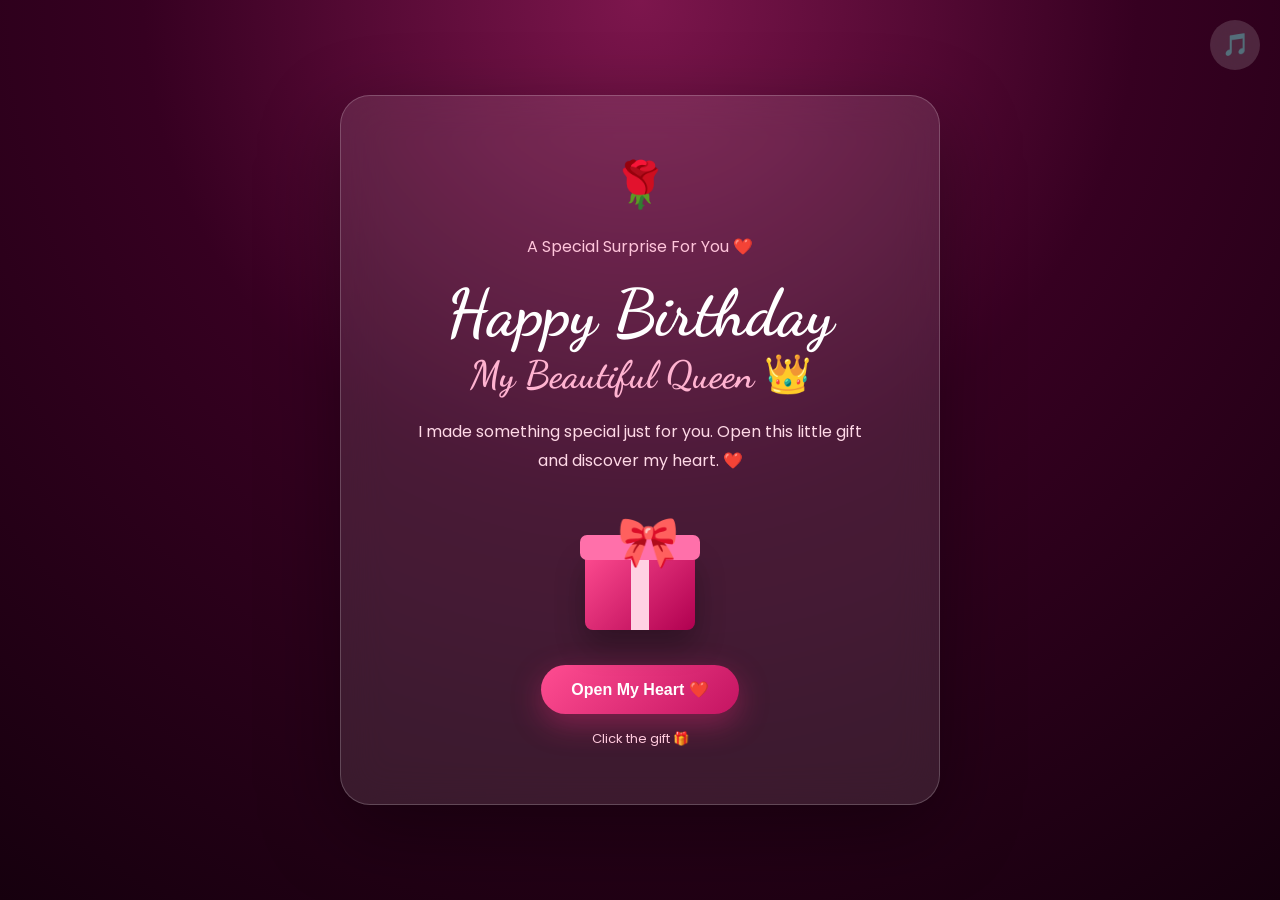
<file: index.html>
<!DOCTYPE html>
<html lang="en">

<head>

    <meta charset="UTF-8">

    <meta name="viewport" content="width=device-width, initial-scale=1.0">

    <title>Happy Birthday My Love ❤️</title>

    <!-- Google Fonts -->
    <link rel="preconnect" href="https://fonts.googleapis.com">

    <link rel="preconnect"
        href="https://fonts.gstatic.com"
        crossorigin>

    <link
        href="https://fonts.googleapis.com/css2?family=Dancing+Script:wght@400;500;600;700&family=Poppins:wght@300;400;500;600;700&display=swap"
        rel="stylesheet">

    <!-- CSS -->
    <link rel="stylesheet" href="style.css">

</head>


<body>


    <!-- =========================
         FLOATING BACKGROUND
    ========================== -->

    <div class="hearts">

        <span>❤️</span>
        <span>💕</span>
        <span>💖</span>
        <span>💗</span>
        <span>💘</span>
        <span>❤️</span>
        <span>🌸</span>
        <span>🌹</span>

    </div>


    <!-- Music Button -->

    <button class="music-btn" id="musicBtn">
        🎵
    </button>



    <!-- =========================
         WELCOME PAGE
    ========================== -->

    <section class="welcome" id="welcome">

        <div class="welcome-card">


            <div class="small-flower">
                🌹
            </div>


            <p class="small-title">
                A Special Surprise For You ❤️
            </p>


            <h1>
                Happy Birthday
            </h1>


            <h2>
                My Beautiful Queen 👑
            </h2>


            <p class="welcome-text">

                I made something special
                just for you.

                Open this little gift
                and discover my heart. ❤️

            </p>



            <!-- Gift -->

            <div class="gift" id="gift">

                <div class="gift-top"></div>

                <div class="gift-box">

                    <div class="ribbon"></div>

                </div>

                <div class="gift-bow">
                    🎀
                </div>

            </div>



            <button class="primary-btn" id="openBtn">

                Open My Heart ❤️

            </button>


            <p class="hint">
                Click the gift 🎁
            </p>


        </div>

    </section>




    <!-- =========================
         MAIN WEBSITE
    ========================== -->

    <main class="main" id="main">


        <!-- HERO -->

        <section class="hero">


            <div class="flowers-top">
                🌹 🌸 🌷 🌺 🌹
            </div>


            <p class="hero-small">
                Today is all about YOU ❤️
            </p>


            <h1>
                Happy Birthday
            </h1>


            <h2>
                To My Beautiful Queen 👑
            </h2>


            <div class="cake">
                🎂
            </div>


            <p class="typewriter" id="typewriter"></p>


        </section>




        <!-- =========================
             COUNTDOWN
        ========================== -->

        <section class="section-box">


            <h2>
                ⏰ Your Special Day
            </h2>


            <p class="section-subtitle">

                Counting every moment
                until your special birthday ❤️

            </p>



            <div class="countdown">


                <div class="time-box">

                    <strong id="days">
                        00
                    </strong>

                    <span>
                        Days
                    </span>

                </div>



                <div class="time-box">

                    <strong id="hours">
                        00
                    </strong>

                    <span>
                        Hours
                    </span>

                </div>



                <div class="time-box">

                    <strong id="minutes">
                        00
                    </strong>

                    <span>
                        Minutes
                    </span>

                </div>



                <div class="time-box">

                    <strong id="seconds">
                        00
                    </strong>

                    <span>
                        Seconds
                    </span>

                </div>


            </div>


            <p class="date-text">

                📅 14 September 2027
                •
                2:00 PM

            </p>


        </section>




        <!-- =========================
             LOVE LETTER
        ========================== -->

        <section class="letter-section">


            <div class="flower-decoration">
                🌹
            </div>


            <h2>
                💌 A Little Love Letter
            </h2>


            <div class="letter">


                <p>
                    My Love,
                </p>


                <p>

                    Today is not just another day.
                    Today is the day the most beautiful
                    person came into this world.

                </p>


                <p>

                    I feel lucky to have you
                    in my life.

                    Your smile makes my bad days better,
                    your presence makes everything
                    feel special.

                </p>


                <p>

                    I wish you a life full of happiness,
                    success, peace and beautiful moments.

                </p>


                <p>

                    Always keep smiling
                    and never stop dreaming.

                    I will always pray
                    for your happiness. ❤️

                </p>


                <p class="signature">

                    Forever Yours ❤️

                </p>


            </div>


        </section>




        <!-- =========================
             OUR STORY
        ========================== -->

        <section class="memories">


            <h2>
                🌹 Our Beautiful Story 🌹
            </h2>


            <p class="section-subtitle">

                Three moments that changed
                my life forever. ❤️

            </p>



            <div class="flower-row">

                🌹 🌸 🌷 💐 🌺 🌷 🌹

            </div>




            <div class="gallery">


                <!-- =================
                     FIRST MEMORY
                ================== -->

                <div class="photo">



                    <div class="photo-text">


                        <div class="story-number">
                            01
                        </div>


                        <h3>

                            The First Time
                            I Saw You 👀❤️

                        </h3>


                        <p>

                            প্রথম যেদিন তোমাকে
                            দেখেছিলাম,

                            সেদিন হয়তো তুমি
                            জানতেই না—

                            কিন্তু আমার চোখ
                            তোমাকে একটু বেশিই
                            খেয়াল করেছিল। 🥹❤️

                            সেই প্রথম দেখাটাই
                            আজও আমার কাছে
                            একটা সুন্দর স্মৃতি। 🌸✨

                        </p>


                    </div>


                </div>




                <!-- =================
                     SECOND MEMORY
                ================== -->

                <div class="photo">


                    <div class="photo-text">


                        <div class="story-number">
                            02
                        </div>


                        <h3>

                            Our First
                            Conversation 💬💕

                        </h3>


                        <p>

                            এরপর যখন তোমার সাথে
                            প্রথম কথা বলেছিলাম,

                            তখন বুঝতে পারিনি
                            এই ছোট্ট কথাগুলো
                            একদিন এতটা special
                            হয়ে যাবে। 🥰

                            তোমার সাথে কথা বলতে
                            বলতে কখন যে
                            তোমাকে ভালো লেগে গেল,
                            বুঝতেই পারিনি। 💖🌷

                        </p>


                    </div>


                </div>




                <!-- =================
                     THIRD MEMORY
                ================== -->

                <div class="photo">



                    <div class="photo-text">


                        <div class="story-number">
                            03
                        </div>


                        <h3>

                            When You
                            Said Yes 🥹❤️

                        </h3>


                        <p>

                            আর তারপর এলো
                            সেই সুন্দর মুহূর্ত—

                            যখন তুমি রাজি হয়েছিলে। 🥹❤️

                            সেই "হ্যাঁ" শব্দটা
                            হয়তো ছোট ছিল,

                            কিন্তু আমার কাছে
                            সেটাই ছিল পুরো পৃথিবীর
                            সবচেয়ে সুন্দর উত্তর। 💕

                            সেদিন থেকেই আমাদের
                            গল্পটা আরও সুন্দর
                            হয়ে উঠেছিল। 🌹✨

                        </p>


                    </div>


                </div>


            </div>




            <div class="flower-row bottom-flowers">

                🌸 🌹 🌷 💐 🌺 🌹 🌸

            </div>


        </section>




        <!-- =========================
             WHY I LOVE YOU
        ========================== -->

        <section class="love-section">


            <h2>
                💖 Why I Love You
            </h2>


            <p class="section-subtitle">

                There are so many reasons...

            </p>



            <div class="love-grid">


                <div class="love-card">

                    <div class="love-icon">
                        😊
                    </div>

                    <h3>
                        Your Smile
                    </h3>

                    <p>

                        Your smile can make
                        even my worst day beautiful.

                    </p>

                </div>



                <div class="love-card">

                    <div class="love-icon">
                        ❤️
                    </div>

                    <h3>
                        Your Heart
                    </h3>

                    <p>

                        You have one of the most
                        beautiful hearts I know.

                    </p>

                </div>



                <div class="love-card">

                    <div class="love-icon">
                        🌸
                    </div>

                    <h3>
                        Your Beauty
                    </h3>

                    <p>

                        You are beautiful
                        inside and outside.

                    </p>

                </div>



                <div class="love-card">

                    <div class="love-icon">
                        🫶
                    </div>

                    <h3>
                        Your Care
                    </h3>

                    <p>

                        The way you care about me
                        makes me feel special.

                    </p>

                </div>


            </div>


        </section>




        <!-- =========================
             FINAL MESSAGE
        ========================== -->

        <section class="final-section">


            <div class="final-card">


                <div class="final-flowers">
                    🌹 🌸 🌹
                </div>


                <h2>
                    One Last Thing...
                </h2>


                <p>

                    No matter how many birthdays
                    come,

                    I hope I can celebrate every
                    one of them with you.

                </p>


                <div class="big-heart">
                    ❤️
                </div>


                <h1>
                    I Love You
                </h1>


                <p>

                    More than words can ever explain. 💖

                </p>


            </div>


        </section>




        <!-- =========================
             WISH BUTTON
        ========================== -->

        <div class="wish-area">


            <button
                class="primary-btn wish-btn"
                id="wishBtn">

                Make a Birthday Wish ✨

            </button>


        </div>




        <!-- FOOTER -->

        <footer>


            <div class="footer-flowers">

                🌹 🌸 🌷 🌺 🌹

            </div>


            <p>
                Made with ❤️ just for you
            </p>


            <p class="footer-small">

                Happy Birthday,
                My Queen 👑

            </p>


        </footer>


    </main>




    <!-- =========================
         POPUP
    ========================== -->

    <div class="popup" id="popup">


        <div class="popup-card">


            <button
                class="close-btn"
                id="closePopup">

                ×

            </button>


            <div class="popup-flower">
                🌹
            </div>


            <h2>

                Your Wish Has Been
                Sent ✨

            </h2>


            <p>

                May all your dreams
                come true.

                May your life always be
                filled with happiness,
                love and beautiful moments. ❤️

            </p>


            <div class="popup-heart">
                💖
            </div>


            <h3>

                Happy Birthday
                My Love!

            </h3>


        </div>


    </div>




    <!-- JavaScript -->

    <script src="app.js"></script>


</body>

</html>
</file>
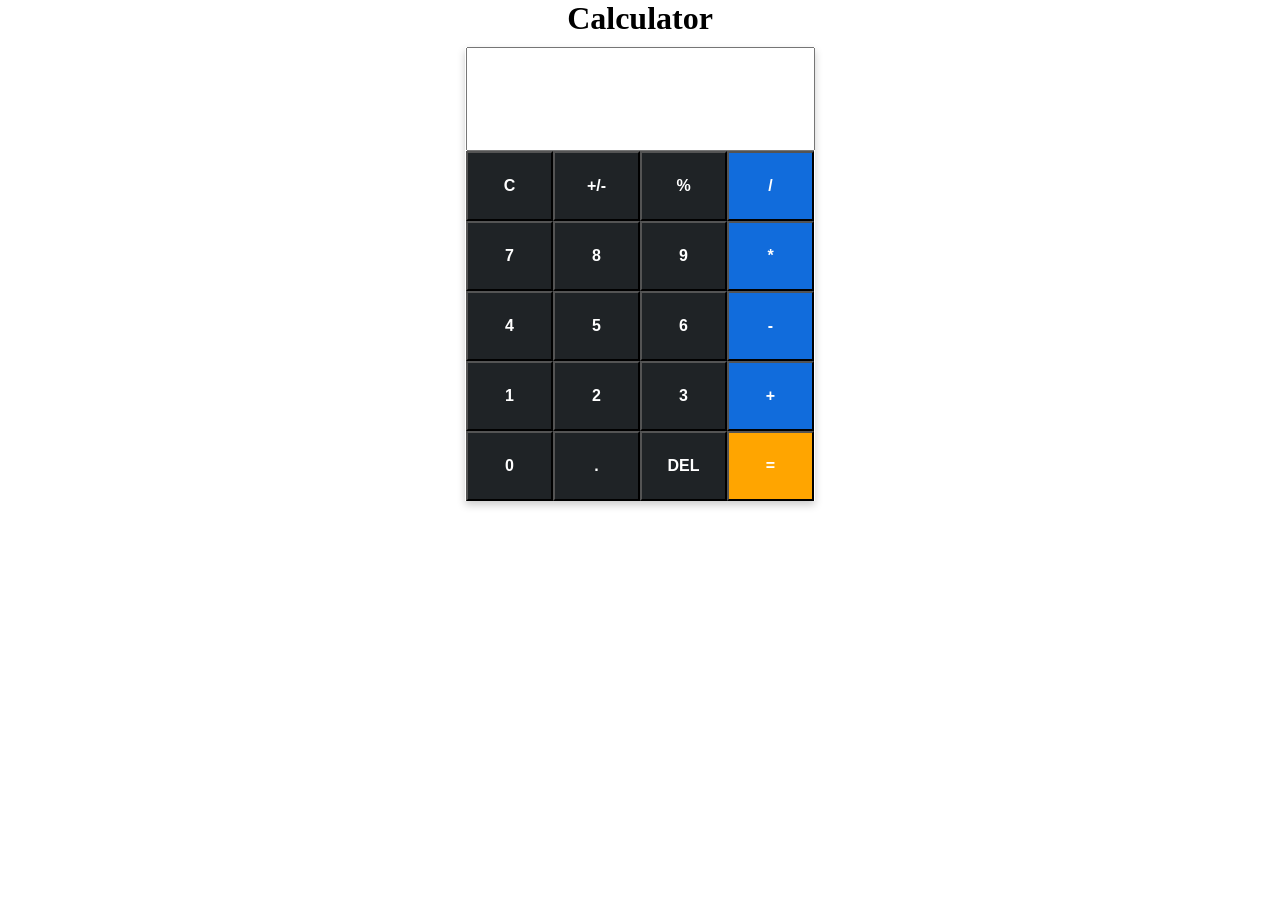
<file: Calculator design/index.html>
<!DOCTYPE html>
<html lang="en">
<head>
    <meta charset="UTF-8">
    <meta name="viewport" content="width=device-width, initial-scale=1.0">
    <title>Calculator design project</title>
    <link rel="stylesheet" href="style.css">
</head>
<body>
    <h1>Calculator</h1>
    
    <div class="card">
    <div class="display">
        <input type="text"id="result" maxlength="10">
    </div>
    <div class="buttons">
       <div>
        <input type="button"class="bnt"value="C">
         <input type="button"class="bnt"value="+/-">
          <input type="button"class="bnt"value="%">
           <input type="button"class="bnt bnt-style"value="/">
       </div>
        <div>
        <input type="button"class="bnt"value="7">
         <input type="button"class="bnt"value="8">
          <input type="button"class="bnt"value="9">
           <input type="button"class="bnt bnt-style"value="*">
       </div>
        <div>
        <input type="button"class="bnt"value="4">
         <input type="button"class="bnt"value="5">
          <input type="button"class="bnt"value="6">
           <input type="button"class="bnt bnt-style"value="-">
       </div>
        <div>
        <input type="button"class="bnt"value="1">
         <input type="button"class="bnt"value="2">
          <input type="button"class="bnt"value="3">
           <input type="button"class="bnt bnt-style"value="+">
       </div>
       
        <div>
        <input type="button"class="bnt"value="0">
         <input type="button"class="bnt"value=".">
          <input type="button"class="bnt"value="DEL">
           <input type="button"class="bnt" style="background-color: orange;" value="=">
    </div>
    </div>
</body>
</html>
</file>
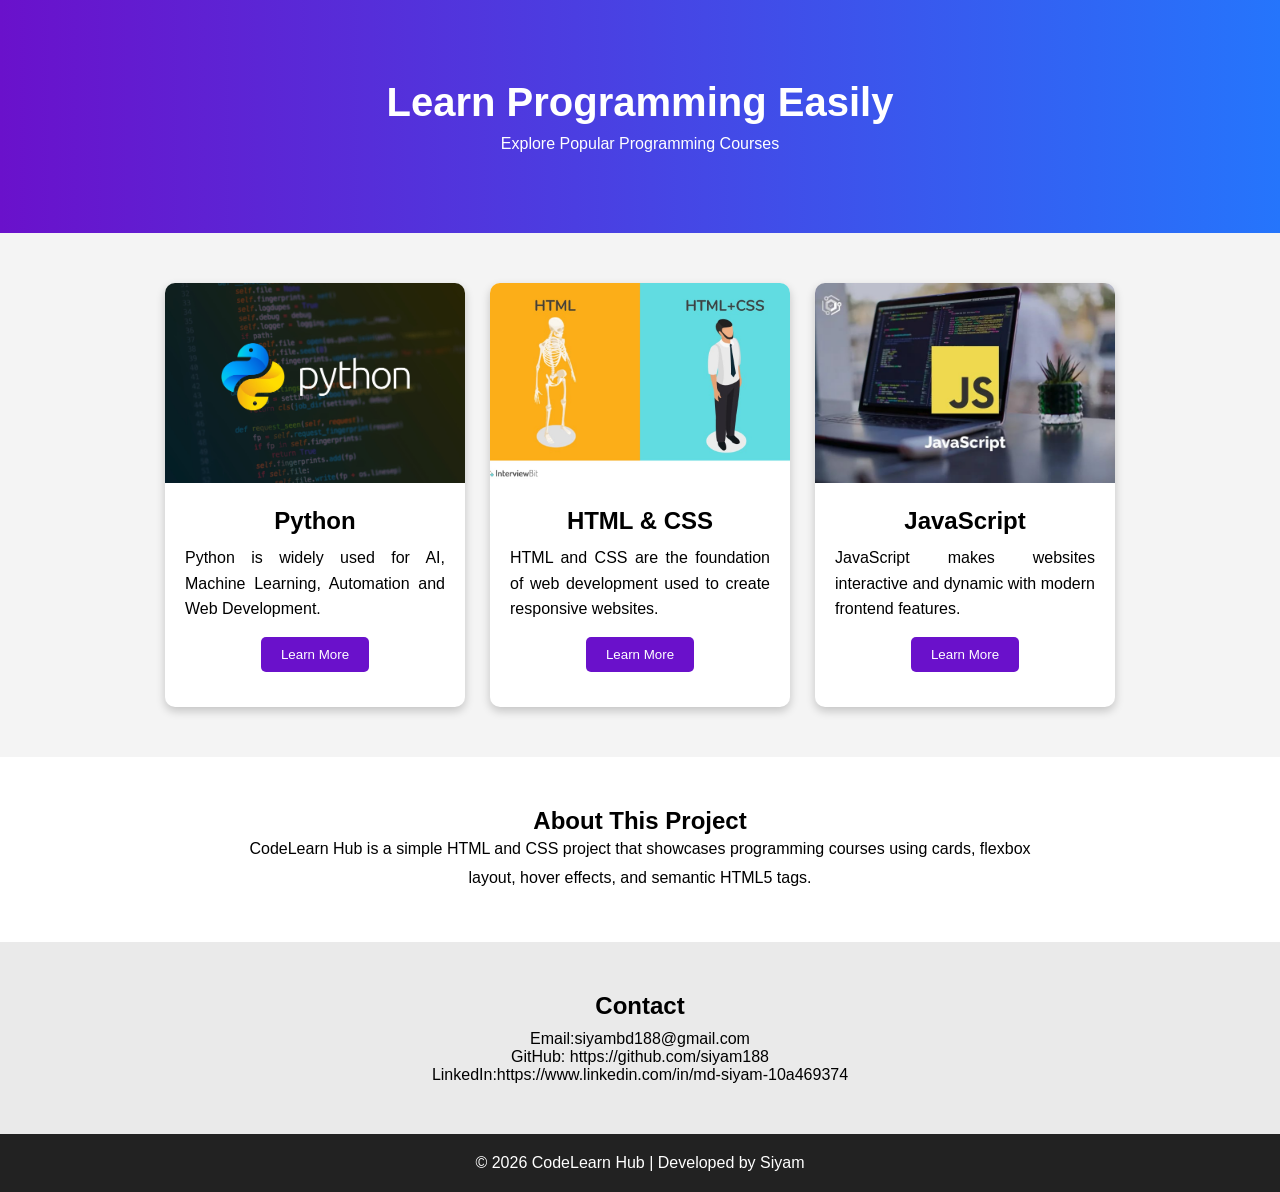
<file: Course Card Website/index.html>
<!DOCTYPE html>
<html lang="en">
<head>
<meta charset="UTF-8">
<meta name="viewport" content="width=device-width, initial-scale=1.0">
<title>CodeLearn Hub</title>

<link rel="stylesheet" href="style.css">
</head>

<body>

<!-- <header>
    <h1>CodeLearn Hub</h1>
    <p>Programming Courses Showcase Website</p>
</header>

<nav>
    <ul>
        <li><a href="#">Home</a></li>
        <li><a href="#">Courses</a></li>
        <li><a href="#">About</a></li>
        <li><a href="#">Contact</a></li>
    </ul>
</nav> -->

<main>

<section class="hero">
    <h2>Learn Programming Easily</h2>
    <p>Explore Popular Programming Courses</p>
</section>

<section class="card-container">

    <article class="card">
        <img src="images/python.jpeg" alt="Python">
    
        <div class="card-body">
            <h2 class="card-title">Python</h2>
            <p class="card-desc">
                Python is widely used for AI, Machine Learning,
                Automation and Web Development.
            </p>
            <button class="btn">Learn More</button>
        </div>
    </article>

    <article class="card">
        <img src="images/WhatsApp Image 2026-06-24 at 1.27.03 AM.jpeg" alt="HTML CSS">
        <div class="card-body">
            <h2 class="card-title">HTML & CSS</h2>
            <p class="card-desc">
                HTML and CSS are the foundation of web development
                used to create responsive websites.
            </p>
            <button class="btn">Learn More</button>
        </div>
    </article>

    <article class="card">
        <img src="images/java.jpeg"alt="JavaScript">
        <div class="card-body">
            <h2 class="card-title">JavaScript</h2>
            <p class="card-desc">
                JavaScript makes websites interactive and dynamic
                with modern frontend features.
            </p>
            <button class="btn">Learn More</button>
        </div>
    </article>

</section>

<section class="about">
    <h2>About This Project</h2>
    <p>
        CodeLearn Hub is a simple HTML and CSS project that showcases
        programming courses using cards, flexbox layout, hover effects,
        and semantic HTML5 tags.
    </p>
</section>

<section class="contact">
    <h2>Contact</h2>
    <p>Email:siyambd188@gmail.com</p>
    <p>GitHub: https://github.com/siyam188</p>
    <p>LinkedIn:https://www.linkedin.com/in/md-siyam-10a469374</p>
</section>

</main>

<footer>
    <p>&copy; 2026 CodeLearn Hub | Developed by Siyam</p>
</footer>

</body>
</html>
</file>
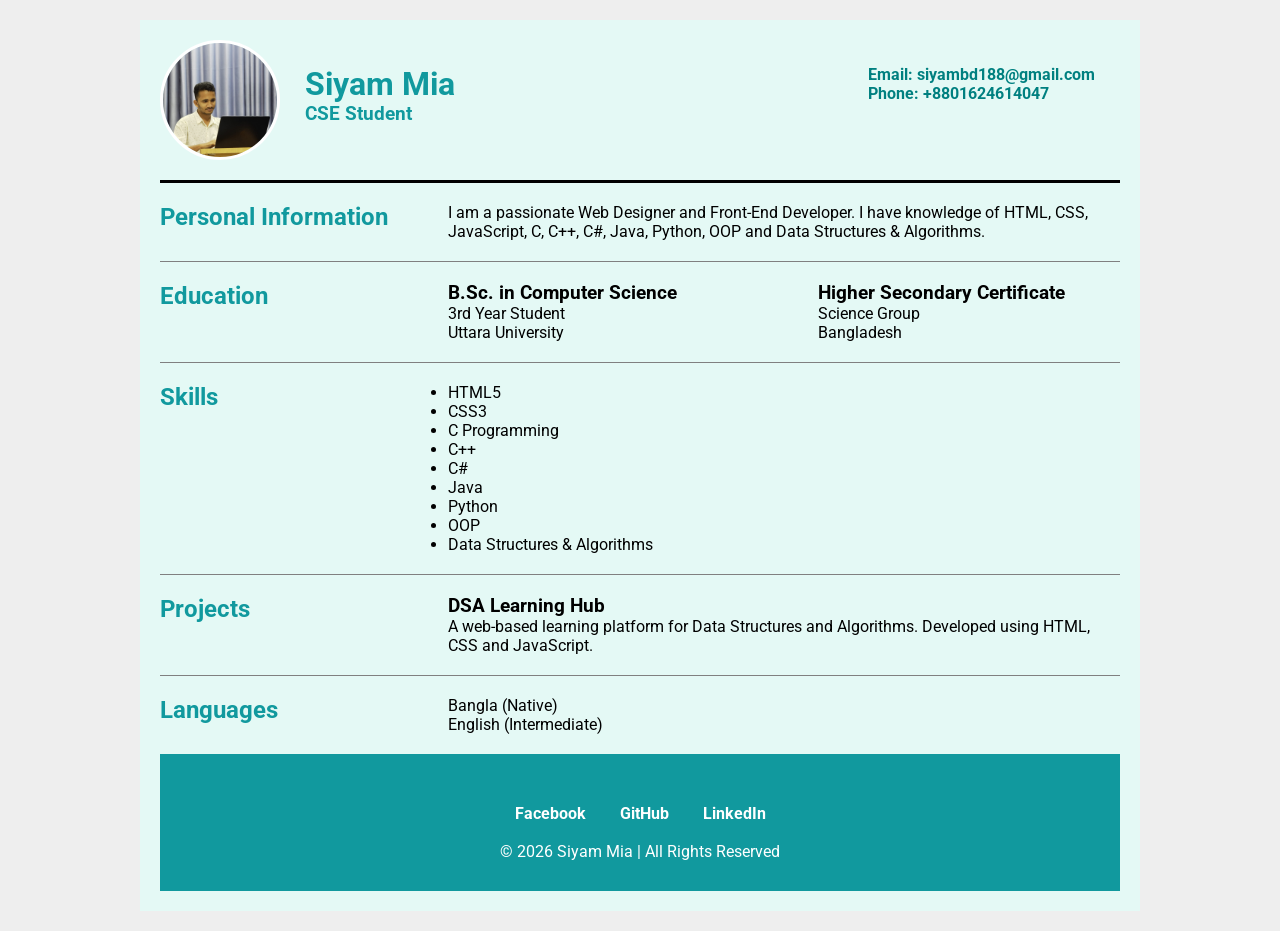
<file: CV_Project/index.html>
<!DOCTYPE html>
<html lang="en">
<head>
<meta charset="UTF-8">
<meta name="viewport" content="width=device-width, initial-scale=1.0">

<title>CV-Projec</title>

 <link rel="stylesheet" href="style.css">
<link rel="preconnect" href="https://fonts.googleapis.com">
<link rel="preconnect" href="https://fonts.gstatic.com" crossorigin>
<link href="https://fonts.googleapis.com/css2?family=Roboto:wght@400;700&display=swap" rel="stylesheet">
    
</head>
<body>

<div class="container">

<header>

<img class="profile" src="images/WhatsApp Image 2026-06-18 at 12.39.05 AM.jpeg" alt="Siyam Mia">

<div class="header-bio">
    <h1>Siyam Mia</h1>
    <h3>CSE Student</h3>
</div>

<div class="header-contact">
    <p><a href="mailto:siyambd188@gmail.com">Email: siyambd188@gmail.com</a></p>
    <p><a href="tel:+8801624614047">Phone: +8801624614047</a></p>
</div>

</header>

<div class="clear-div"></div>

<hr>

<main>

<!-- Personal Information -->

<section>

<div class="section-title">
    <h2>Personal Information</h2>
</div>

<div class="section-content">
    <p>
        I am a passionate Web Designer and Front-End Developer.
        I have knowledge of HTML, CSS, JavaScript, C, C++, C#, Java,
        Python, OOP and Data Structures & Algorithms.
    </p>
</div>

</section>

<div class="clear-div"></div>
<hr class="common-hr">

<!-- Education -->

<section>

<div class="section-title">
    <h2>Education</h2>
</div>

<div class="section-content">

<div class="left">
    <h3>B.Sc. in Computer Science</h3>
    <p>3rd Year Student</p>
    <p>Uttara University</p>
</div>

<div class="right">
    <h3>Higher Secondary Certificate</h3>
    <p>Science Group</p>
    <p>Bangladesh</p>
</div>

</div>

</section>

<div class="clear-div"></div>
<hr class="common-hr">

<!-- Skills -->

<section>

<div class="section-title">
    <h2>Skills</h2>
</div>

<div class="section-content">
    <ul>
        <li>HTML5</li>
        <li>CSS3</li>
        <li>C Programming</li>
        <li>C++</li>
        <li>C#</li>
        <li>Java</li>
        <li>Python</li>
        <li>OOP</li>
        <li>Data Structures & Algorithms</li>
    </ul>
</div>

</section>

<div class="clear-div"></div>
<hr class="common-hr">

<!-- Projects -->

<section>

<div class="section-title">
    <h2>Projects</h2>
</div>

<div class="section-content">
    <h3>DSA Learning Hub</h3>
    <p>
        A web-based learning platform for Data Structures and Algorithms.
        Developed using HTML, CSS and JavaScript.
    </p>
</div>

</section>

<div class="clear-div"></div>
<hr class="common-hr">

<!-- Languages -->

<section>

<div class="section-title">
    <h2>Languages</h2>
</div>

<div class="section-content">
    <p>Bangla (Native)</p>
    <p>English (Intermediate)</p>
</div>

</section>

<div class="clear-div"></div>

</main>

<footer>
  <footer>

<a href="https://facebook.com/yourusername" target="_blank">
    Facebook
</a>

<a href="https://github.com/siyam188" target="_blank">
    GitHub
</a>

<a href="https://www.linkedin.com/in/md-siyam-10a469374" target="_blank">
    LinkedIn
</a>

<br><br>

<p>&copy; 2026 Siyam Mia | All Rights Reserved</p>

</footer>

</footer>

</div>

</body>
</html>
</file>
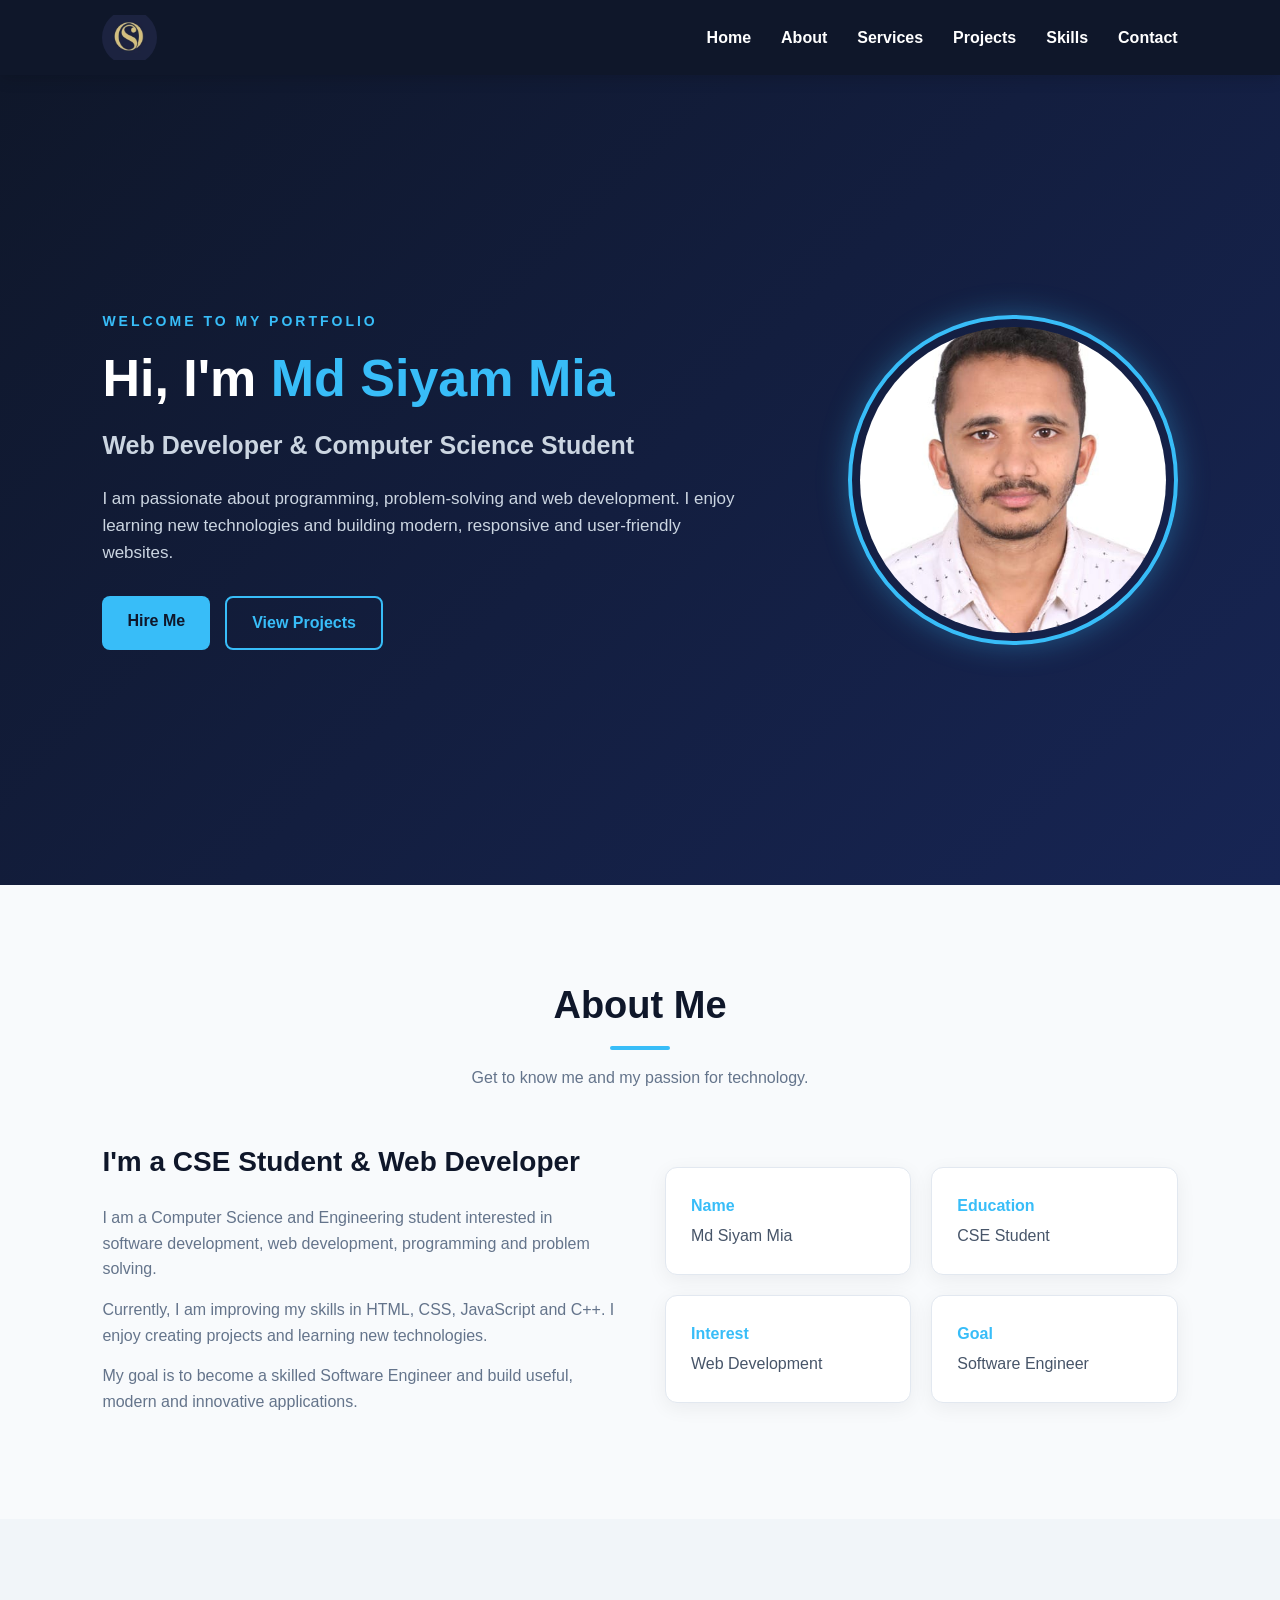
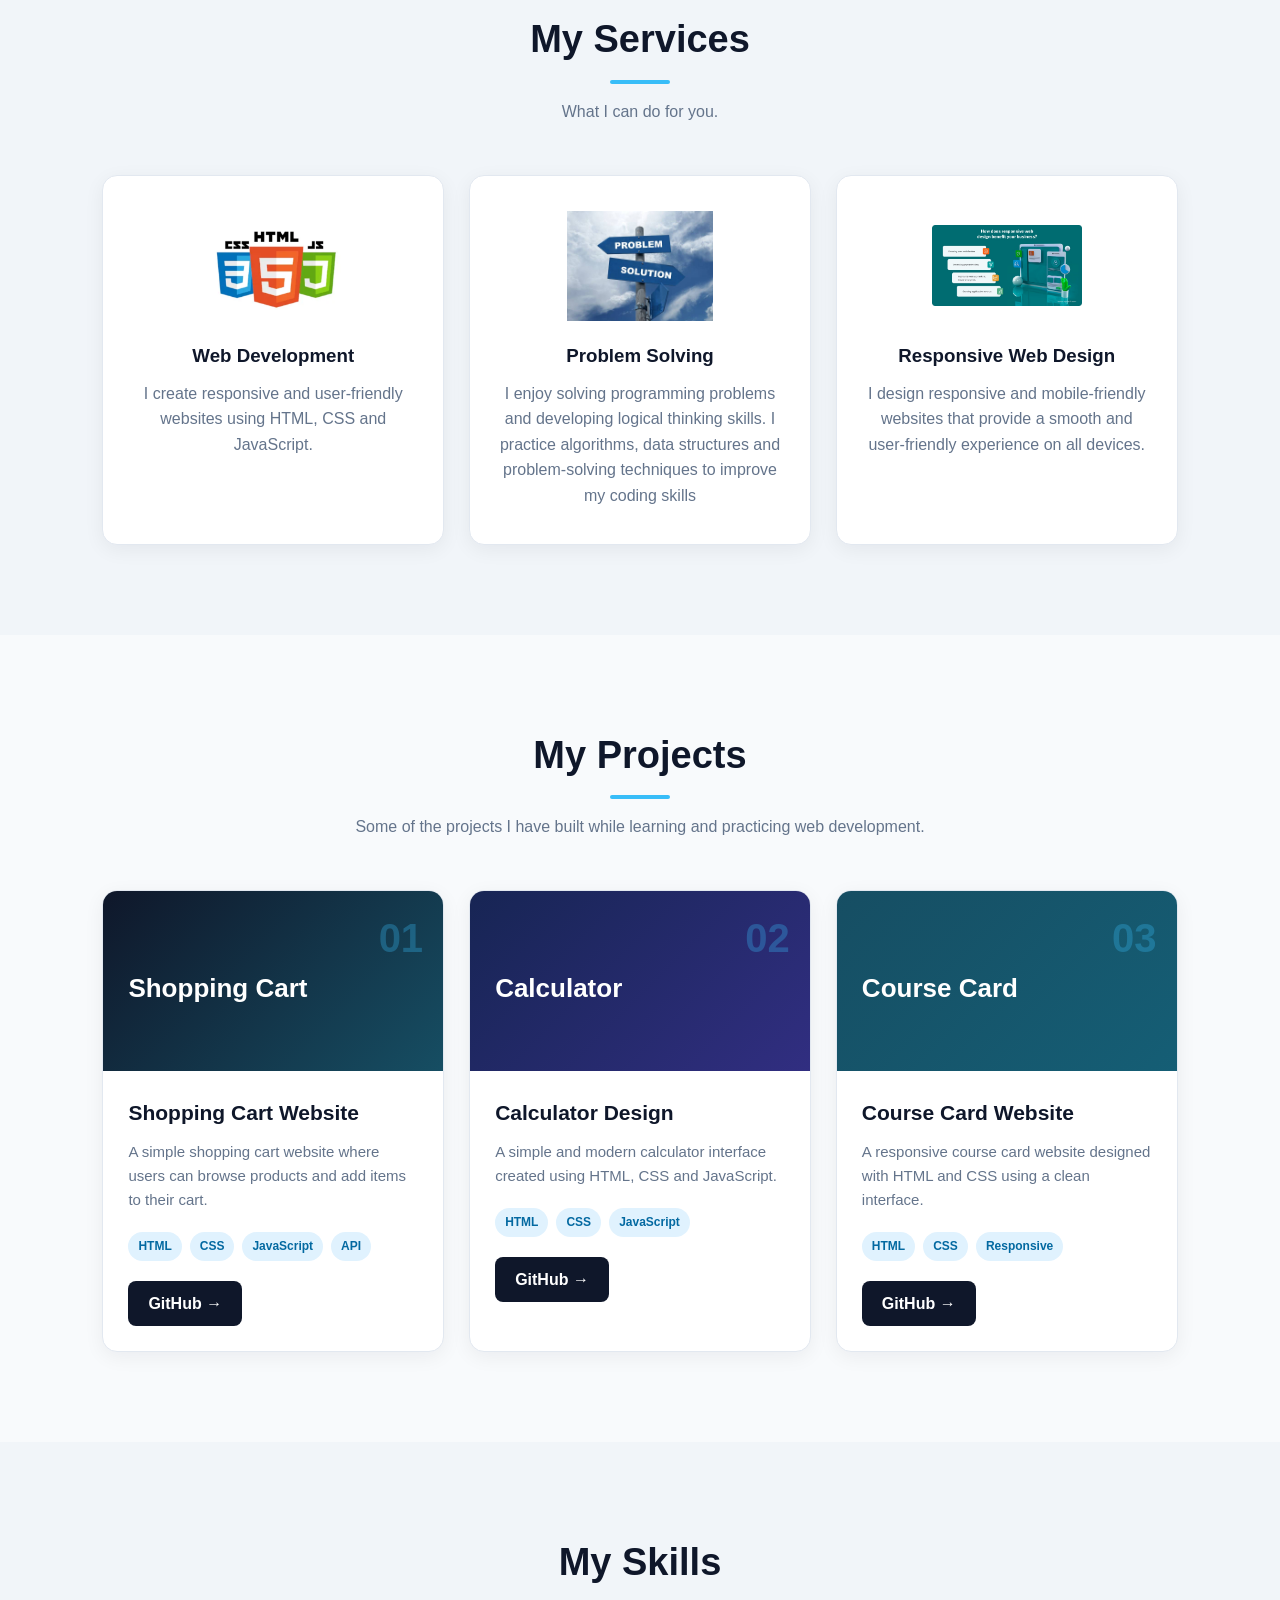
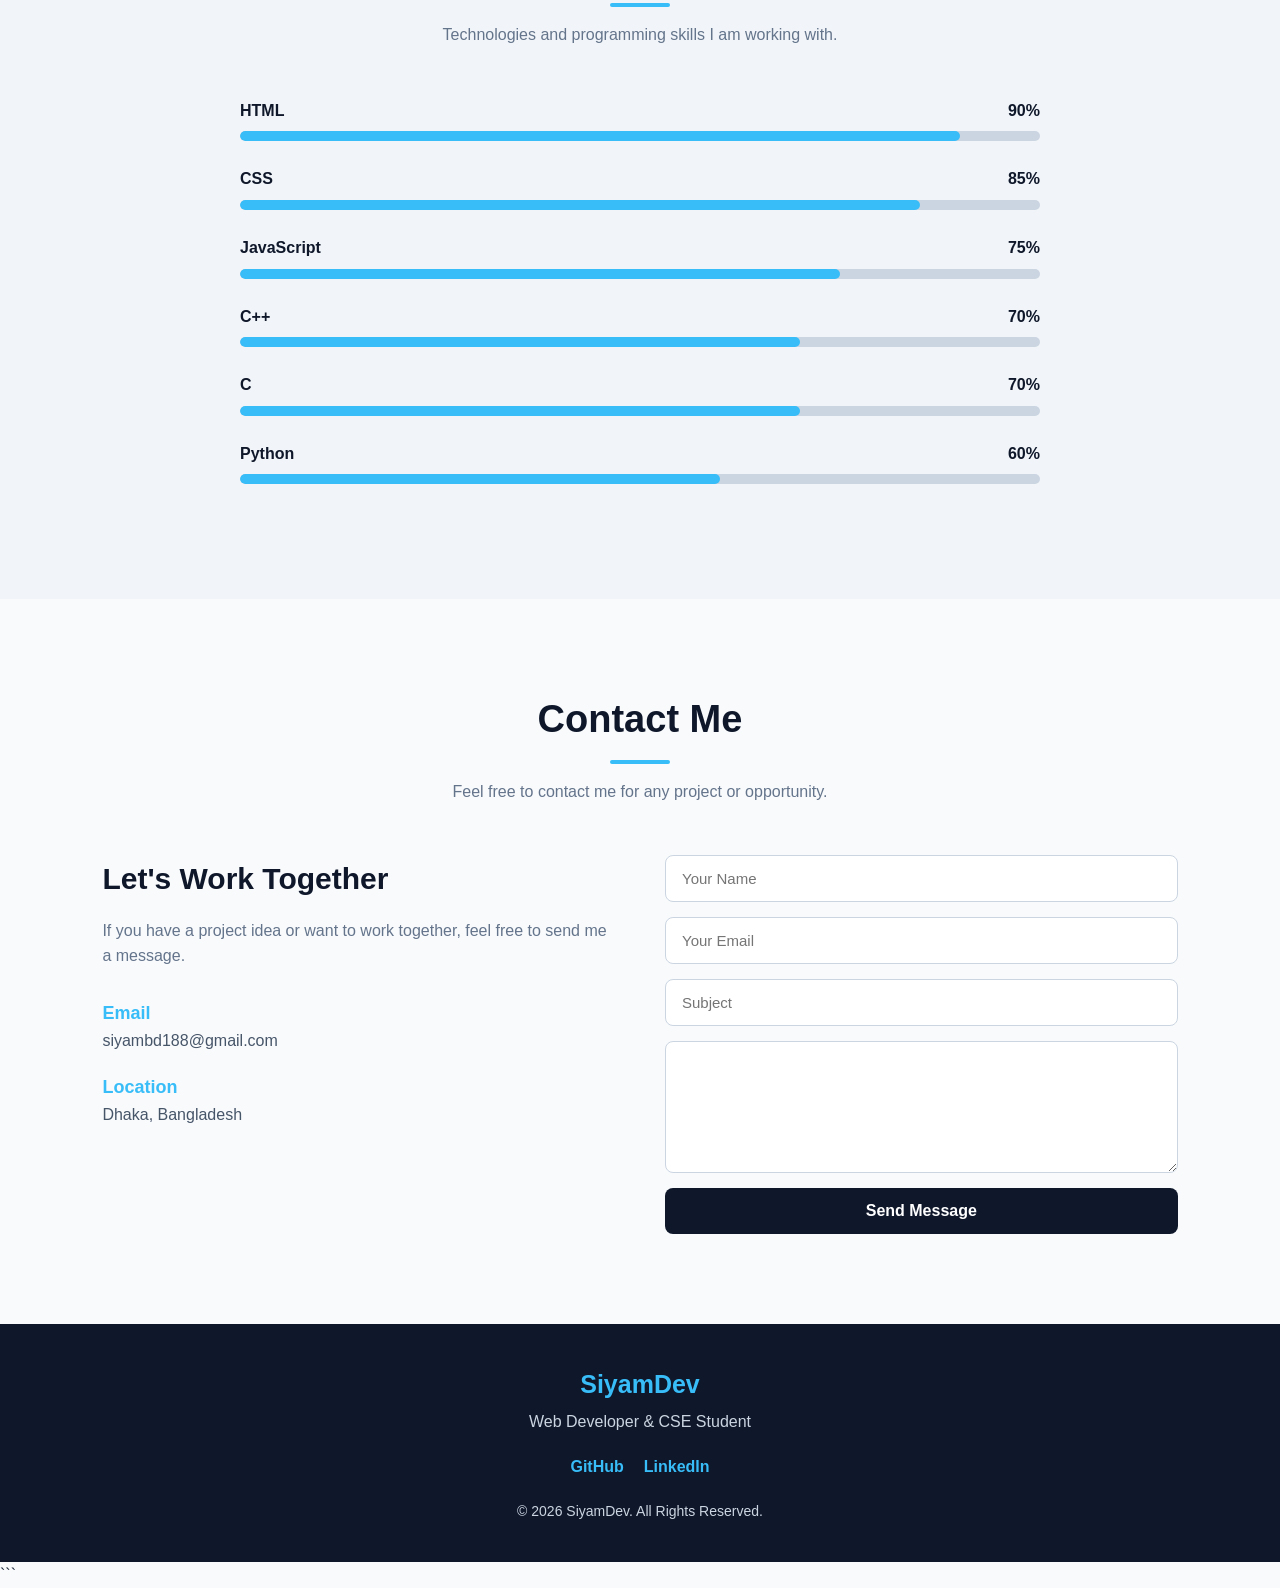
<file: dev-portfolio/index.html>
<!DOCTYPE html>
<html lang="en">

<head>
    <meta charset="UTF-8">
    <meta name="viewport" content="width=device-width, initial-scale=1.0">

    <title>SiyamDev | Web Developer Portfolio</title>

    <link rel="stylesheet" href="style.css">
</head>

<body>

    <!-- ================= NAVBAR ================= -->

    <nav>

        <div class="logo-container">
            <img src="image/img1.png" alt="Siyam Logo" class="logo">
        </div>

        <ul class="menu-container">
            <li><a href="#home">Home</a></li>
            <li><a href="#about">About</a></li>
            <li><a href="#services">Services</a></li>
            <li><a href="#projects">Projects</a></li>
            <li><a href="#skills">Skills</a></li>
            <li><a href="#contact">Contact</a></li>
        </ul>

    </nav>


    <!-- ================= HERO ================= -->

    <section class="hero" id="home">

        <div class="hero-left">

            <p class="small-title">
                WELCOME TO MY PORTFOLIO
            </p>

            <h1>
                Hi, I'm <span>Md Siyam Mia</span>
            </h1>

            <h2>
                Web Developer & Computer Science Student
            </h2>

            <p class="hero-description">
                I am passionate about programming, problem-solving and
                web development. I enjoy learning new technologies and
                building modern, responsive and user-friendly websites.
            </p>

            <div class="hero-buttons">

                <a href="#contact" class="btn hire-btn">
                    Hire Me
                </a>

                <a href="#projects" class="btn project-btn">
                    View Projects
                </a>

            </div>

        </div>


        <div class="hero-right">

            <div class="profile-border">

                <img src="image/me.jpeg"
                     alt="Md Siyam Mia"
                     class="profile-img">

            </div>

        </div>

    </section>


    <!-- ================= ABOUT ================= -->

    <section class="section about-section" id="about">

        <h2 class="section-title">
            About Me
        </h2>

        <p class="section-subtitle">
            Get to know me and my passion for technology.
        </p>


        <div class="about-container">

            <div class="about-text">

                <h3>
                    I'm a CSE Student & Web Developer
                </h3>

                <p>
                    I am a Computer Science and Engineering student
                    interested in software development, web development,
                    programming and problem solving.
                </p>

                <p>
                    Currently, I am improving my skills in HTML, CSS,
                    JavaScript and C++. I enjoy creating projects and
                    learning new technologies.
                </p>

                <p>
                    My goal is to become a skilled Software Engineer
                    and build useful, modern and innovative applications.
                </p>

            </div>


            <div class="about-info">

                <div class="info-box">
                    <h4>Name</h4>
                    <p>Md Siyam Mia</p>
                </div>

                <div class="info-box">
                    <h4>Education</h4>
                    <p>CSE Student</p>
                </div>

                <div class="info-box">
                    <h4>Interest</h4>
                    <p>Web Development</p>
                </div>

                <div class="info-box">
                    <h4>Goal</h4>
                    <p>Software Engineer</p>
                </div>

            </div>

        </div>

    </section>


    <!-- ================= SERVICES ================= -->

    <section class="section services-section" id="services">

        <h2 class="section-title">
            My Services
        </h2>

        <p class="section-subtitle">
            What I can do for you.
        </p>


        <div class="services-container">


            <!-- Service 1 -->

            <div class="service-card">

                <img src="image/img2.png"
                     alt="Web Development">

                <h3>
                    Web Development
                </h3>

                <p>
                    I create responsive and user-friendly websites
                    using HTML, CSS and JavaScript.
                </p>

            </div>


            <!-- Service 2 -->

            <div class="service-card">

                <img src="image/img3.jpe"
                     alt="Problem Solving">

                <h3>
                   Problem Solving
                </h3>

                <p>
                I enjoy solving programming problems and developing logical thinking skills.
                 I practice algorithms, data structures and problem-solving techniques to improve my coding skills
                </p>

            </div>


            <!-- Service 3 -->

            <div class="service-card">

                <img src="image/img4.avif"
                     alt="Responsive Web Design">

                <h3>
                   Responsive Web Design
                </h3>

                <p>
                I design responsive and mobile-friendly websites that provide a smooth and user-friendly experience on all devices.
                </p>

            </div>

        </div>

    </section>


    <!-- ================= PROJECTS ================= -->

    <section class="section projects-section" id="projects">

        <h2 class="section-title">
            My Projects
        </h2>

        <p class="section-subtitle">
            Some of the projects I have built while learning
            and practicing web development.
        </p>


        <div class="projects-container">


            <!-- ================= PROJECT 1 ================= -->

            <div class="project-card">

                <div class="project-image shopping">

                    <span class="project-number">
                        01
                    </span>

                    <h3>
                        Shopping Cart
                    </h3>

                </div>


                <div class="project-content">

                    <h3>
                        Shopping Cart Website
                    </h3>

                    <p>
                        A simple shopping cart website where users
                        can browse products and add items to their cart.
                    </p>


                    <div class="technology">

                        <span>HTML</span>
                        <span>CSS</span>
                        <span>JavaScript</span>
                        <span>API</span>

                    </div>


                    <a href="https://github.com/siyam188/My_Project/tree/main/Shopping%20Cart%20Project"
                       target="_blank"
                       class="project-link">

                        GitHub →

                    </a>

                </div>

            </div>


            <!-- ================= PROJECT 2 ================= -->

            <div class="project-card">

                <div class="project-image calculator">

                    <span class="project-number">
                        02
                    </span>

                    <h3>
                        Calculator
                    </h3>

                </div>


                <div class="project-content">

                    <h3>
                        Calculator Design
                    </h3>

                    <p>
                        A simple and modern calculator interface
                        created using HTML, CSS and JavaScript.
                    </p>


                    <div class="technology">

                        <span>HTML</span>
                        <span>CSS</span>
                        <span>JavaScript</span>

                    </div>


                    <a href="https://github.com/siyam188/My_Project/tree/main/Calculator%20design"
                       target="_blank"
                       class="project-link">

                        GitHub →

                    </a>

                </div>

            </div>


            <!-- ================= PROJECT 3 ================= -->

            <div class="project-card">

                <div class="project-image course">

                    <span class="project-number">
                        03
                    </span>

                    <h3>
                        Course Card
                    </h3>

                </div>


                <div class="project-content">

                    <h3>
                        Course Card Website
                    </h3>

                    <p>
                        A responsive course card website designed
                        with HTML and CSS using a clean interface.
                    </p>


                    <div class="technology">

                        <span>HTML</span>
                        <span>CSS</span>
                        <span>Responsive</span>

                    </div>


                    <a href="https://github.com/siyam188/My_Project/tree/main/Course%20Card%20Website"
                       target="_blank"
                       class="project-link">

                        GitHub →

                    </a>

                </div>

            </div>

        </div>

    </section>


    <!-- ================= SKILLS ================= -->

    <section class="section skills-section" id="skills">

        <h2 class="section-title">
            My Skills
        </h2>

        <p class="section-subtitle">
            Technologies and programming skills I am working with.
        </p>


        <div class="skills-container">


            <!-- HTML -->

            <div class="skill">

                <div class="skill-info">

                    <span>HTML</span>
                    <span>90%</span>

                </div>

                <div class="skill-bar">

                    <div class="skill-progress html">
                    </div>

                </div>

            </div>


            <!-- CSS -->

            <div class="skill">

                <div class="skill-info">

                    <span>CSS</span>
                    <span>85%</span>

                </div>

                <div class="skill-bar">

                    <div class="skill-progress css">
                    </div>

                </div>

            </div>


            <!-- JavaScript -->

            <div class="skill">

                <div class="skill-info">

                    <span>JavaScript</span>
                    <span>75%</span>

                </div>

                <div class="skill-bar">

                    <div class="skill-progress javascript">
                    </div>

                </div>

            </div>


            <!-- C++ -->

            <div class="skill">

                <div class="skill-info">

                    <span>C++</span>
                    <span>70%</span>

                </div>

                <div class="skill-bar">

                    <div class="skill-progress cpp">
                    </div>

                </div>

            </div>


            <!-- C -->

            <div class="skill">

                <div class="skill-info">

                    <span>C</span>
                    <span>70%</span>

                </div>

                <div class="skill-bar">

                    <div class="skill-progress c">
                    </div>

                </div>

            </div>


            <!-- Python -->

            <div class="skill">

                <div class="skill-info">

                    <span>Python</span>
                    <span>60%</span>

                </div>

                <div class="skill-bar">

                    <div class="skill-progress python">
                    </div>

                </div>

            </div>

        </div>

    </section>


    <!-- ================= CONTACT ================= -->

    <section class="section contact-section" id="contact">

        <h2 class="section-title">
            Contact Me
        </h2>

        <p class="section-subtitle">
            Feel free to contact me for any project or opportunity.
        </p>


        <div class="contact-container">


            <div class="contact-info">

                <h3>
                    Let's Work Together
                </h3>

                <p>
                    If you have a project idea or want to work
                    together, feel free to send me a message.
                </p>


                <div class="contact-item">

                    <strong>Email</strong>

                    <p>
                        siyambd188@gmail.com
                    </p>

                </div>


                <div class="contact-item">

                    <strong>Location</strong>

                    <p>
                        Dhaka, Bangladesh
                    </p>

                </div>

            </div>


            <form class="contact-form">

                <input
                    type="text"
                    placeholder="Your Name"
                    required>


                <input
                    type="email"
                    placeholder="Your Email"
                    required>


                <input
                    type="text"
                    placeholder="Subject"
                    required>


                <textarea
                    rows="6"
                    placeholder="Your Message"
                    required>
                </textarea>


                <button type="submit">
                    Send Message
                </button>

            </form>

        </div>

    </section>


    <!-- ================= FOOTER ================= -->

    <footer>

        <h3>
            SiyamDev
        </h3>

        <p>
            Web Developer & CSE Student
        </p>

        <div class="social-links">

            <a href="https://github.com/siyam188"
               target="_blank">
                GitHub
            </a>

            <a href="https://www.linkedin.com/in/md-siyam-10a469374/"
               target="_blank">
                LinkedIn
            </a>

        </div>

        <p class="copyright">
            © 2026 SiyamDev. All Rights Reserved.
        </p>

    </footer>


</body>

</html>
```
</file>
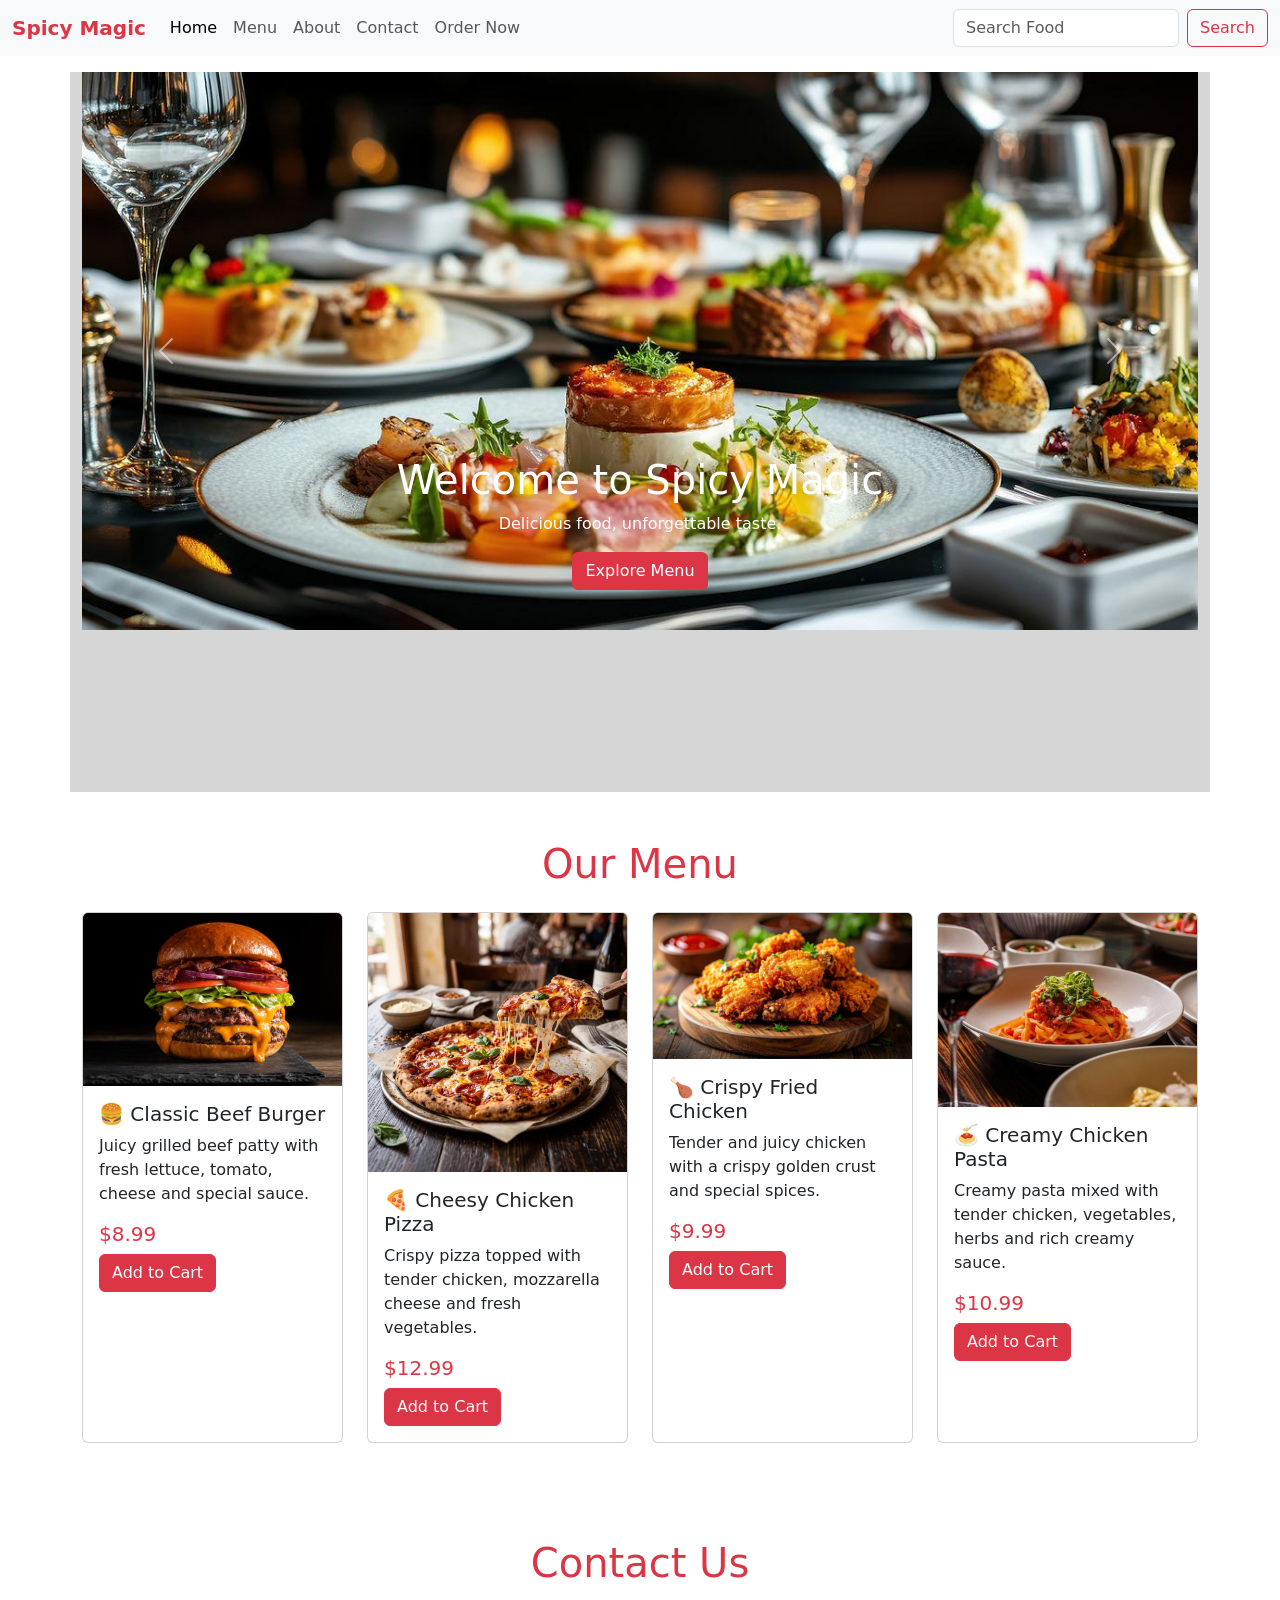
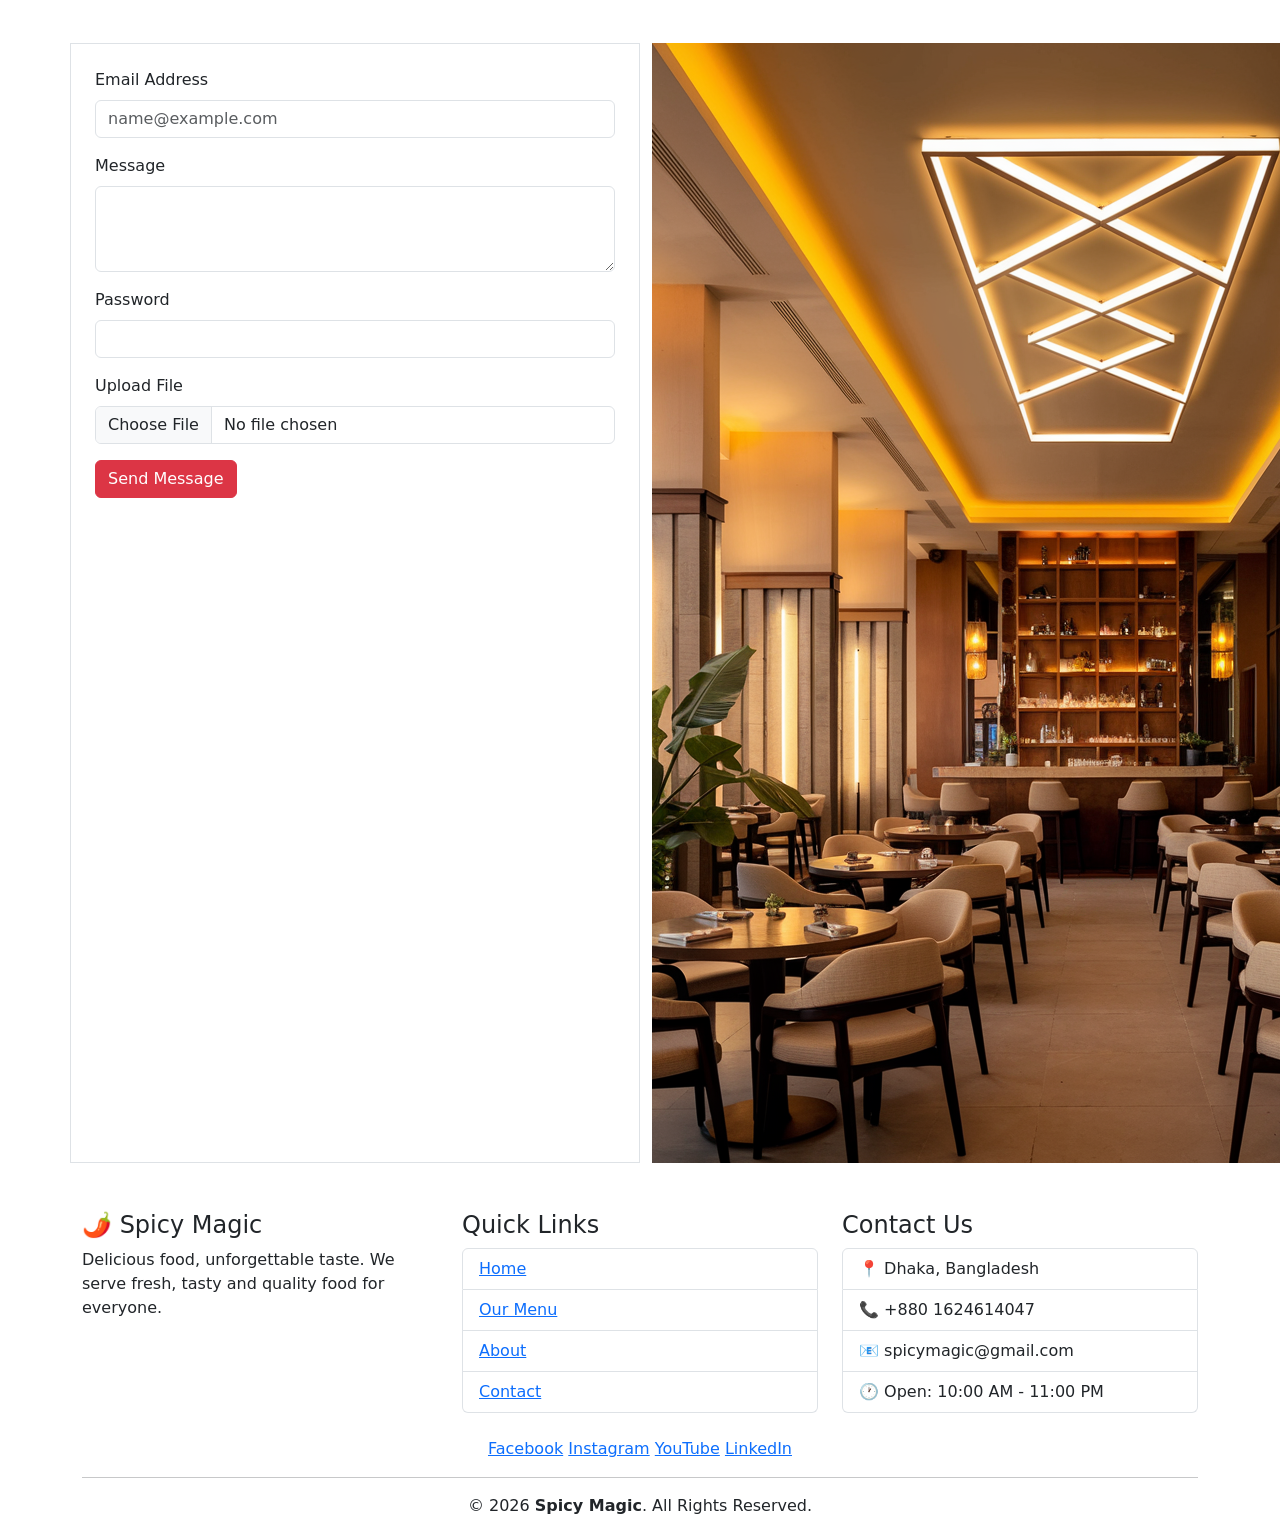
<file: Restaurant/index.html>
<!DOCTYPE html>
<html lang="en">
<head>
    <meta charset="UTF-8">
    <meta name="viewport" content="width=device-width, initial-scale=1.0">
    <title>Restaurant Project</title>
    <link rel="stylesheet" href="style.css">
     <link rel="stylesheet" href="bootstrap-5.3.8-dist/bootstrap-5.3.8-dist/css/bootstrap.min.css">
   
</head>
<body>
   
    <header>

        <nav class="navbar navbar-expand-lg bg-body-tertiary">

            <div class="container-fluid">

                <!-- Logo -->
                <a class="navbar-brand fw-bold text-danger" href="#">
                    Spicy Magic
                </a>

                <!-- Mobile Menu Button -->
                <button class="navbar-toggler"
                    type="button"
                    data-bs-toggle="collapse"
                    data-bs-target="#navbarSupportedContent"
                    aria-controls="navbarSupportedContent"
                    aria-expanded="false"
                    aria-label="Toggle navigation">

                    <span class="navbar-toggler-icon"></span>

                </button>

                <!-- Navbar Menu -->
                <div class="collapse navbar-collapse"
                    id="navbarSupportedContent">

                    <ul class="navbar-nav me-auto mb-2 mb-lg-0">

                        <!-- Home -->
                        <li class="nav-item">
                            <a class="nav-link active"
                                aria-current="page"
                                href="#home">
                                Home
                            </a>
                        </li>

                        <!-- Menu -->
                        <li class="nav-item">
                            <a class="nav-link"
                                href="#menu">
                                Menu
                            </a>
                        </li>

                        <!-- About -->
                        <li class="nav-item">
                            <a class="nav-link"
                                href="#about">
                                About
                            </a>
                        </li>

                        <!-- Contact -->
                        <li class="nav-item">
                            <a class="nav-link"
                                href="#contact">
                                Contact
                            </a>
                        </li>

                        <!-- Order Now -->
                        <li class="nav-item">
                            <a class="nav-link"
                                href="#menu">
                                Order Now
                            </a>
                        </li>

                    </ul>

                    <!-- Search -->
                    <form class="d-flex" role="search">

                        <input class="form-control me-2"
                            type="search"
                            placeholder="Search Food"
                            aria-label="Search">

                        <button class="btn btn-outline-danger"
                            type="submit">
                            Search
                        </button>

                    </form>

                </div>

            </div>

        </nav>

    </header>


    <!-- ================= BANNER / CAROUSEL ================= -->

    <section class="banner-container container mt-3" id="home">

        <div id="carouselExample"
            class="carousel slide"
            data-bs-ride="carousel">

            <div class="carousel-inner">

                <!-- Slide 1 -->
                <div class="carousel-item active">

                    <img src="image/img6.jpe"
                        class="d-block w-100 banner-img"
                        alt="Delicious Food">

                    <div class="carousel-caption">

                        <h1>Welcome to Spicy Magic</h1>

                        <p>
                            Delicious food, unforgettable taste.
                        </p>

                        <a href="#menu"
                            class="btn btn-danger">
                            Explore Menu
                        </a>

                    </div>

                </div>


                <!-- Slide 2 -->
                <div class="carousel-item">

                    <img src="image/img7.jpe"
                        class="d-block w-100 banner-img"
                        alt="Special Food">

                    <div class="carousel-caption">

                        <h1>Taste the Difference</h1>

                        <p>
                            Fresh ingredients and amazing flavors.
                        </p>

                        <a href="#menu"
                            class="btn btn-danger">
                            Order Now
                        </a>

                    </div>

                </div>


                <!-- Slide 3 -->
                <div class="carousel-item">

                    <img src="image/img8.jpe"
                        class="d-block w-100 banner-img"
                        alt="Restaurant Food">

                    <div class="carousel-caption">

                        <h1>Fresh • Hot • Delicious</h1>

                        <p>
                            Enjoy your favorite food with us.
                        </p>

                        <a href="#contact"
                            class="btn btn-danger">
                            Contact Us
                        </a>

                    </div>

                </div>


                <!-- Slide 4 -->
                <div class="carousel-item">

                    <img src="image/img9.jpe"
                        class="d-block w-100 banner-img"
                        alt="Special Meal">

                    <div class="carousel-caption">

                        <h1>Your Favorite Place to Eat</h1>

                        <p>
                            Great food, great taste, great moments.
                        </p>

                        <a href="#menu"
                            class="btn btn-danger">
                            View Menu
                        </a>

                    </div>

                </div>

            </div>


            <!-- Previous Button -->
            <button class="carousel-control-prev"
                type="button"
                data-bs-target="#carouselExample"
                data-bs-slide="prev">

                <span class="carousel-control-prev-icon"
                    aria-hidden="true">
                </span>

                <span class="visually-hidden">
                    Previous
                </span>

            </button>


            <!-- Next Button -->
            <button class="carousel-control-next"
                type="button"
                data-bs-target="#carouselExample"
                data-bs-slide="next">

                <span class="carousel-control-next-icon"
                    aria-hidden="true">
                </span>

                <span class="visually-hidden">
                    Next
                </span>

            </button>

        </div>

    </section>


    <!-- ================= MENU ================= -->

    <main>

        <section class="service-container mt-5 container">

            <h1 class="text-center text-danger mb-4"
                id="menu">

                Our Menu

            </h1>


            <div class="row g-4">


                <!-- ================= BURGER ================= -->

                <div class="col-md-6 col-lg-3 col-sm-12">

                    <div class="card h-100">

                        <img src="image/img1.jpe"
                            class="card-img-top food-img"
                            alt="Burger">

                        <div class="card-body">

                            <h5 class="card-title">
                                🍔 Classic Beef Burger
                            </h5>

                            <p class="card-text">

                                Juicy grilled beef patty with
                                fresh lettuce, tomato, cheese
                                and special sauce.

                            </p>

                            <h5 class="text-danger">
                                $8.99
                            </h5>

                            <button class="btn btn-danger">
                                Add to Cart
                            </button>

                        </div>

                    </div>

                </div>


                <!-- ================= PIZZA ================= -->

                <div class="col-md-6 col-lg-3 col-sm-12">

                    <div class="card h-100">

                        <img src="image/img2.jpe"
                            class="card-img-top food-img"
                            alt="Pizza">

                        <div class="card-body">

                            <h5 class="card-title">
                                🍕 Cheesy Chicken Pizza
                            </h5>

                            <p class="card-text">

                                Crispy pizza topped with tender
                                chicken, mozzarella cheese and
                                fresh vegetables.

                            </p>

                            <h5 class="text-danger">
                                $12.99
                            </h5>

                            <button class="btn btn-danger">
                                Add to Cart
                            </button>

                        </div>

                    </div>

                </div>


                <!-- ================= CHICKEN ================= -->

                <div class="col-md-6 col-lg-3 col-sm-12">

                    <div class="card h-100">

                        <img src="image/img3.jpe"
                            class="card-img-top food-img"
                            alt="Chicken">

                        <div class="card-body">

                            <h5 class="card-title">
                                🍗 Crispy Fried Chicken
                            </h5>

                            <p class="card-text">

                                Tender and juicy chicken with
                                a crispy golden crust and
                                special spices.

                            </p>

                            <h5 class="text-danger">
                                $9.99
                            </h5>

                            <button class="btn btn-danger">
                                Add to Cart
                            </button>

                        </div>

                    </div>

                </div>


                <!-- ================= PASTA ================= -->

                <div class="col-md-6 col-lg-3 col-sm-12">

                    <div class="card h-100">

                        <img src="image/img4.jpe"
                            class="card-img-top food-img"
                            alt="Pasta">

                        <div class="card-body">

                            <h5 class="card-title">
                                🍝 Creamy Chicken Pasta
                            </h5>

                            <p class="card-text">

                                Creamy pasta mixed with tender
                                chicken, vegetables, herbs and
                                rich creamy sauce.

                            </p>

                            <h5 class="text-danger">
                                $10.99
                            </h5>

                            <button class="btn btn-danger">
                                Add to Cart
                            </button>

                        </div>

                    </div>

                </div>

            </div>

        </section>


        <!-- ================= CONTACT ================= -->

        <section class="contact-us container mt-5">

            <h1 class="text-center text-danger p-5"
                id="contact">

                Contact Us

            </h1>


            <div class="contact row">


                <!-- Contact Form -->
                <div class="form-container border border-1
                    col-md-6 col-sm-12 p-4">

                    <!-- Email -->
                    <div class="mb-3">

                        <label for="exampleFormControlInput1"
                            class="form-label">

                            Email Address

                        </label>

                        <input type="email"
                            class="form-control"
                            id="exampleFormControlInput1"
                            placeholder="name@example.com">

                    </div>


                    <!-- Message -->
                    <div class="mb-3">

                        <label for="exampleFormControlTextarea1"
                            class="form-label">

                            Message

                        </label>

                        <textarea class="form-control"
                            id="exampleFormControlTextarea1"
                            rows="3"
                            placeholder="Write your message">
                        </textarea>

                    </div>


                    <!-- Password -->
                    <div class="mb-3">

                        <label for="inputPassword"
                            class="form-label">

                            Password

                        </label>

                        <input type="password"
                            class="form-control"
                            id="inputPassword">

                    </div>


                    <!-- File -->
                    <div class="mb-3">

                        <label for="formFileLg"
                            class="form-label">

                            Upload File

                        </label>

                        <input class="form-control"
                            id="formFileLg"
                            type="file">

                    </div>


                    <!-- Submit -->
                    <button type="submit"
                        class="btn btn-danger">

                        Send Message

                    </button>

                </div>


                <!-- Contact Image -->
                <div class="form-img col-md-6 col-sm-12">

                    <img src="image/img11.png"
                        class="contact-img"
                        alt="Restaurant">

                </div>

            </div>

        </section>

    </main>


  <!-- ================= FOOTER ================= -->

<footer class="footer mt-5">

    <div class="container">

        <div class="row g-4">

            <!-- Restaurant -->
            <div class="col-md-4">

                <h4 class="footer-title">
                    🌶️ Spicy Magic
                </h4>

                <p>
                    Delicious food, unforgettable taste.
                    We serve fresh, tasty and quality food
                    for everyone.
                </p>

            </div>


            <!-- Quick Links -->
            <div class="col-md-4">

                <h4 class="footer-title">
                    Quick Links
                </h4>

                <ul class="list-group">

                    <li class="list-group-item">
                        <a href="#home">Home</a>
                    </li>

                    <li class="list-group-item">
                        <a href="#menu">Our Menu</a>
                    </li>

                    <li class="list-group-item">
                        <a href="#about">About</a>
                    </li>

                    <li class="list-group-item">
                        <a href="#contact">Contact</a>
                    </li>

                </ul>

            </div>


            <!-- Contact -->
            <div class="col-md-4">

                <h4 class="footer-title">
                    Contact Us
                </h4>

                <ul class="list-group">

                    <li class="list-group-item">
                        📍 Dhaka, Bangladesh
                    </li>

                    <li class="list-group-item">
                        📞 +880 1624614047
                    </li>

                    <li class="list-group-item">
                        📧 spicymagic@gmail.com
                    </li>

                    <li class="list-group-item">
                        🕐 Open: 10:00 AM - 11:00 PM
                    </li>

                </ul>

            </div>

        </div>


        <!-- Social Media -->

        <div class="social-links text-center mt-4">

            <a href="#">Facebook</a>

            <a href="#">Instagram</a>

            <a href="#">YouTube</a>

            <a href="#">LinkedIn</a>

        </div>


        <hr>


        <!-- Copyright -->

        <div class="text-center copyright">

            <p>
                © 2026 <strong>Spicy Magic</strong>.
                All Rights Reserved.
            </p>

        </div>

    </div>

</footer>
    
    <div>
        <script src="bootstrap-5.3.8-dist/bootstrap-5.3.8-dist/js/bootstrap.min.js"></script>
    </div>
</body>
</html>
</file>
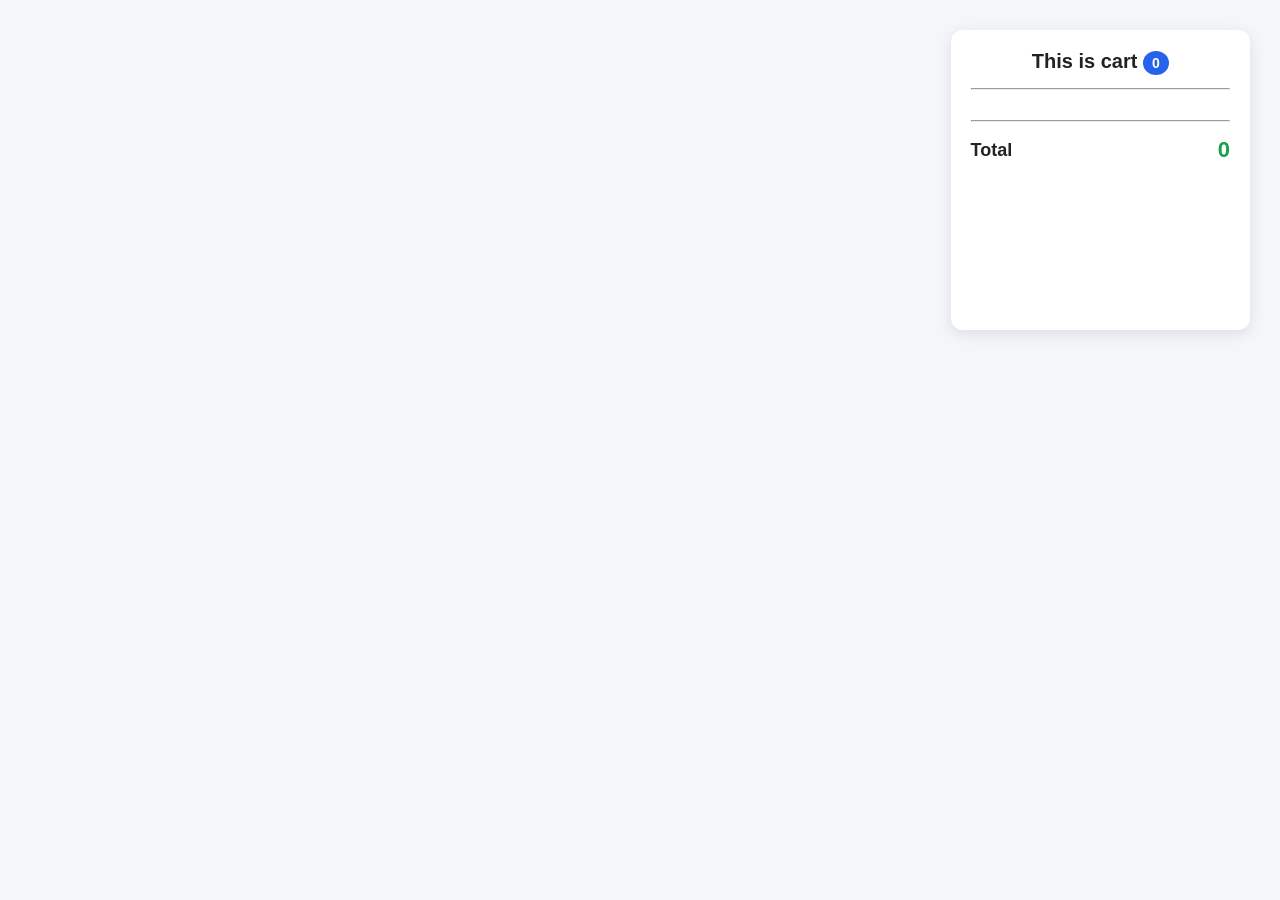
<file: Shopping Cart Project/index.html>
<!DOCTYPE html>
<html lang="en">

<head>
    <meta charset="UTF-8">
    <meta name="viewport" content="width=device-width, initial-scale=1.0">

    <title>Fake Store Products</title>

    <link rel="stylesheet" href="style.css">
</head>

<body>

    <div class="main-container">

        <div id="product-container" class="product-container">
            <!-- Products will show here -->
        </div>


        <div class="cart-container">

            <h4>
                This is cart
                <span id="count">0</span>
            </h4>

            <hr>

            <div id="cart-main-container" class="cart-main-container">

            </div>

            <hr>

            <h3>
                Total
                <span id="total">0</span>
            </h3>

        </div>

    </div>


    <script src="app.js"></script>

</body>

</html>
</file>
<file: style.css>
* {
    margin: 0;
    padding: 0;
    box-sizing: border-box;
}


html {
    scroll-behavior: smooth;
}


body {

    font-family: "Poppins", sans-serif;

    background:
        radial-gradient(
            circle at top,
            #7d164d,
            #360021 45%,
            #16000e
        );

    color: white;

    min-height: 100vh;

    overflow-x: hidden;
}


/* =========================
   FLOATING HEARTS
========================= */

.hearts span {

    position: fixed;

    bottom: -50px;

    font-size: 25px;

    opacity: 0.25;

    pointer-events: none;

    animation:
        heartFloat
        12s linear infinite;

    z-index: 1;
}


.hearts span:nth-child(1) {
    left: 5%;
    animation-delay: 0s;
}

.hearts span:nth-child(2) {
    left: 15%;
    animation-delay: 3s;
}

.hearts span:nth-child(3) {
    left: 30%;
    animation-delay: 5s;
}

.hearts span:nth-child(4) {
    left: 45%;
    animation-delay: 1s;
}

.hearts span:nth-child(5) {
    left: 60%;
    animation-delay: 7s;
}

.hearts span:nth-child(6) {
    left: 75%;
    animation-delay: 4s;
}

.hearts span:nth-child(7) {
    left: 85%;
    animation-delay: 2s;
}

.hearts span:nth-child(8) {
    left: 95%;
    animation-delay: 6s;
}


@keyframes heartFloat {

    0% {

        transform:
            translateY(0)
            rotate(0deg);

        opacity: 0;
    }

    20% {
        opacity: 0.4;
    }

    100% {

        transform:
            translateY(-110vh)
            rotate(360deg);

        opacity: 0;
    }

}


/* =========================
   MUSIC BUTTON
========================= */

.music-btn {

    position: fixed;

    top: 20px;

    right: 20px;

    width: 50px;

    height: 50px;

    border: none;

    border-radius: 50%;

    background:
        rgba(255,255,255,0.15);

    backdrop-filter: blur(15px);

    color: white;

    font-size: 22px;

    cursor: pointer;

    z-index: 100;

    transition: 0.3s;
}


.music-btn:hover {

    transform:
        rotate(15deg)
        scale(1.1);

    background:
        rgba(255,255,255,0.25);
}


/* =========================
   WELCOME
========================= */

.welcome {

    min-height: 100vh;

    display: flex;

    justify-content: center;

    align-items: center;

    padding: 30px;

    position: relative;

    z-index: 5;
}


.welcome-card {

    width: 100%;

    max-width: 600px;

    text-align: center;

    padding: 55px 35px;

    border-radius: 30px;

    background:
        rgba(255,255,255,0.10);

    border:
        1px solid
        rgba(255,255,255,0.20);

    backdrop-filter: blur(20px);

    box-shadow:
        0 25px 80px
        rgba(0,0,0,0.35);
}


.small-flower {

    font-size: 45px;

    animation:
        flowerMove
        2s infinite;
}


@keyframes flowerMove {

    0%,
    100% {
        transform: rotate(-8deg);
    }

    50% {
        transform:
            rotate(8deg)
            scale(1.1);
    }

}


.small-title {

    color: #ffc5db;

    margin: 15px 0;
}


.welcome-card h1 {

    font-family:
        "Dancing Script",
        cursive;

    font-size: 65px;
}


.welcome-card h2 {

    font-family:
        "Dancing Script",
        cursive;

    font-size: 38px;

    color: #ffb3d0;
}


.welcome-text {

    max-width: 450px;

    margin: 20px auto;

    color: #ffd9e7;

    line-height: 1.8;
}


/* =========================
   GIFT
========================= */

.gift {

    width: 130px;

    height: 120px;

    margin: 35px auto;

    position: relative;

    cursor: pointer;

    transition: 0.4s;
}


.gift:hover {

    transform:
        scale(1.1)
        translateY(-8px);
}


.gift-box {

    position: absolute;

    width: 110px;

    height: 80px;

    left: 10px;

    bottom: 0;

    border-radius: 8px;

    background:
        linear-gradient(
            135deg,
            #ff4d91,
            #b00050
        );

    box-shadow:
        0 15px 30px
        rgba(0,0,0,0.3);
}


.gift-top {

    position: absolute;

    width: 120px;

    height: 25px;

    left: 5px;

    top: 25px;

    border-radius: 7px;

    background: #ff70aa;

    z-index: 2;
}


.ribbon {

    width: 18px;

    height: 100%;

    background: #ffd1e3;

    position: absolute;

    left: 46px;
}


.gift-bow {

    position: absolute;

    top: -5px;

    left: 42px;

    font-size: 50px;

    z-index: 5;

    animation:
        bowMove
        1.5s infinite;
}


@keyframes bowMove {

    0%,
    100% {
        transform: rotate(-5deg);
    }

    50% {
        transform: rotate(5deg);
    }

}


/* =========================
   BUTTON
========================= */

.primary-btn {

    border: none;

    padding: 15px 30px;

    border-radius: 50px;

    background:
        linear-gradient(
            135deg,
            #ff4d91,
            #c41462
        );

    color: white;

    font-size: 16px;

    font-weight: 600;

    cursor: pointer;

    box-shadow:
        0 10px 30px
        rgba(255,45,130,0.35);

    transition: 0.3s;
}


.primary-btn:hover {

    transform:
        translateY(-4px)
        scale(1.03);

    box-shadow:
        0 15px 40px
        rgba(255,45,130,0.5);
}


.hint {

    margin-top: 15px;

    font-size: 13px;

    color: #ffc9dc;
}


/* =========================
   MAIN
========================= */

.main {

    display: none;

    max-width: 1150px;

    margin: auto;

    padding: 30px 20px;

    position: relative;

    z-index: 5;
}


/* =========================
   HERO
========================= */

.hero {

    text-align: center;

    padding:
        80px 20px 60px;
}


.flowers-top {

    font-size: 30px;

    letter-spacing: 8px;

    margin-bottom: 25px;

    animation:
        flowerFloat
        3s infinite;
}


@keyframes flowerFloat {

    0%,
    100% {
        transform: translateY(0);
    }

    50% {
        transform: translateY(-8px);
    }

}


.hero-small {

    color: #ffc4d9;

    font-size: 15px;
}


.hero h1 {

    font-family:
        "Dancing Script",
        cursive;

    font-size: 85px;

    margin-top: 10px;

    background:
        linear-gradient(
            90deg,
            #fff,
            #ffb0d0,
            #fff
        );

    -webkit-background-clip: text;

    -webkit-text-fill-color: transparent;
}


.hero h2 {

    font-family:
        "Dancing Script",
        cursive;

    font-size: 45px;

    color: #ffb1d1;

    margin-top: 5px;
}


.cake {

    font-size: 75px;

    margin: 20px;

    animation:
        cakeMove
        2s infinite;
}


@keyframes cakeMove {

    0%,
    100% {
        transform: translateY(0);
    }

    50% {
        transform: translateY(-10px);
    }

}


.typewriter {

    max-width: 750px;

    margin: 25px auto;

    min-height: 80px;

    line-height: 1.8;

    color: #ffe0eb;
}


/* =========================
   SECTIONS
========================= */

.section-box,
.letter-section,
.love-section,
.memories,
.final-section {

    margin-top: 60px;

    padding: 45px 25px;

    text-align: center;

    border-radius: 30px;

    background:
        rgba(255,255,255,0.07);

    border:
        1px solid
        rgba(255,255,255,0.15);

    backdrop-filter: blur(15px);
}


.section-box h2,
.letter-section h2,
.love-section h2,
.memories h2 {

    font-family:
        "Dancing Script",
        cursive;

    font-size: 42px;

    color: #ffb4d1;
}


.section-subtitle {

    color: #ffd9e7;

    margin-top: 8px;

    font-size: 14px;
}


/* =========================
   COUNTDOWN
========================= */

.countdown {

    display: grid;

    grid-template-columns:
        repeat(4,1fr);

    gap: 15px;

    max-width: 700px;

    margin: 30px auto;
}


.time-box {

    padding: 25px 10px;

    border-radius: 20px;

    background:
        rgba(255,255,255,0.10);

    border:
        1px solid
        rgba(255,255,255,0.18);
}


.time-box strong {

    display: block;

    font-size: 38px;

    color: white;
}


.time-box span {

    font-size: 13px;

    color: #ffbdd5;
}


.date-text {

    color: #ffc7db;

    font-size: 14px;
}


/* =========================
   LETTER
========================= */

.flower-decoration {

    font-size: 45px;

    margin-bottom: 10px;
}


.letter {

    max-width: 750px;

    margin: 30px auto 0;

    text-align: left;

    padding: 35px;

    border-radius: 25px;

    background:
        linear-gradient(
            135deg,
            rgba(255,100,160,0.12),
            rgba(255,255,255,0.05)
        );

    border:
        1px solid
        rgba(255,255,255,0.12);

    line-height: 1.9;

    color: #ffe2ed;
}


.letter p {

    margin-bottom: 18px;
}


.signature {

    text-align: right;

    font-family:
        "Dancing Script",
        cursive;

    font-size: 30px;

    color: #ff9fc5;
}


/* =========================
   STORY FLOWERS
========================= */

.flower-row {

    font-size: 30px;

    letter-spacing: 8px;

    margin: 25px 0;

    animation:
        flowerFloat
        3s infinite;
}


/* =========================
   STORY GALLERY
========================= */

.gallery {

    display: grid;

    grid-template-columns:
        repeat(3,1fr);

    gap: 25px;

    margin-top: 20px;
}


.photo {

    overflow: hidden;

    border-radius: 25px;

    background:
        rgba(255,255,255,0.10);

    border:
        1px solid
        rgba(255,255,255,0.20);

    box-shadow:
        0 15px 40px
        rgba(0,0,0,0.25);

    transition:
        0.5s;

    position: relative;
}


.photo:hover {

    transform:
        translateY(-12px)
        scale(1.02);

    box-shadow:
        0 20px 50px
        rgba(255,30,130,0.30);
}


.photo img {

    width: 100%;

    height: 320px;

    object-fit: cover;

    display: block;

    transition: 0.6s;
}


.photo:hover img {

    transform:
        scale(1.08);
}


.photo-text {

    padding:
        20px 18px 25px;

    background:
        linear-gradient(
            135deg,
            rgba(130,0,65,0.96),
            rgba(65,0,35,0.96)
        );
}


.story-number {

    width: 40px;

    height: 40px;

    display: flex;

    align-items: center;

    justify-content: center;

    margin: 0 auto 12px;

    border-radius: 50%;

    background:
        rgba(255,255,255,0.12);

    border:
        1px solid
        rgba(255,255,255,0.25);

    color: #ffb1d0;

    font-weight: 600;

    font-size: 13px;
}


.photo-text h3 {

    font-family:
        "Dancing Script",
        cursive;

    font-size: 28px;

    color: white;

    margin-bottom: 12px;

    line-height: 1.3;
}


.photo-text p {

    font-family:
        "Poppins",
        sans-serif;

    font-size: 14px;

    line-height: 1.8;

    color: #ffe1ec;

    text-align: center;
}


.bottom-flowers {

    margin-top: 30px;
}


/* =========================
   LOVE CARDS
========================= */

.love-grid {

    display: grid;

    grid-template-columns:
        repeat(4,1fr);

    gap: 18px;

    margin-top: 30px;
}


.love-card {

    padding: 25px 15px;

    border-radius: 22px;

    background:
        rgba(255,255,255,0.08);

    border:
        1px solid
        rgba(255,255,255,0.15);

    transition: 0.4s;
}


.love-card:hover {

    transform:
        translateY(-10px);

    background:
        rgba(255,255,255,0.13);
}


.love-icon {

    font-size: 40px;

    margin-bottom: 12px;
}


.love-card h3 {

    color: white;

    margin-bottom: 10px;
}


.love-card p {

    font-size: 13px;

    line-height: 1.7;

    color: #ffd9e8;
}


/* =========================
   FINAL
========================= */

.final-card {

    padding: 30px;
}


.final-flowers {

    font-size: 35px;

    margin-bottom: 20px;
}


.final-card h2 {

    font-family:
        "Dancing Script",
        cursive;

    font-size: 40px;

    color: #ffb1d0;
}


.final-card p {

    max-width: 600px;

    margin: 20px auto;

    line-height: 1.8;

    color: #ffdce9;
}


.big-heart {

    font-size: 80px;

    animation:
        heartBeat
        1.2s infinite;
}


@keyframes heartBeat {

    0% {
        transform: scale(1);
    }

    50% {
        transform: scale(1.25);
    }

    100% {
        transform: scale(1);
    }
}


.final-card h1 {

    font-family:
        "Dancing Script",
        cursive;

    font-size: 70px;

    color: #ff8fbc;

    text-shadow:
        0 5px 30px
        rgba(255,60,140,0.5);
}


/* =========================
   WISH
========================= */

.wish-area {

    text-align: center;

    padding: 60px 0;
}


/* =========================
   FOOTER
========================= */

footer {

    text-align: center;

    padding: 50px 20px;

    color: #ffc4da;
}


.footer-flowers {

    font-size: 30px;

    letter-spacing: 8px;

    margin-bottom: 15px;
}


.footer-small {

    margin-top: 8px;

    font-family:
        "Dancing Script",
        cursive;

    font-size: 22px;
}


/* =========================
   POPUP
========================= */

.popup {

    position: fixed;

    inset: 0;

    background:
        rgba(20,0,12,0.75);

    backdrop-filter: blur(10px);

    display: none;

    align-items: center;

    justify-content: center;

    padding: 20px;

    z-index: 500;
}


.popup-card {

    position: relative;

    width: 100%;

    max-width: 500px;

    padding: 45px 30px;

    text-align: center;

    border-radius: 30px;

    background:
        linear-gradient(
            135deg,
            #751346,
            #35001e
        );

    border:
        1px solid
        rgba(255,255,255,0.20);

    box-shadow:
        0 25px 80px
        rgba(0,0,0,0.5);

    animation:
        popupOpen
        0.4s ease;
}


@keyframes popupOpen {

    from {

        transform: scale(0.7);

        opacity: 0;
    }

    to {

        transform: scale(1);

        opacity: 1;
    }
}


.close-btn {

    position: absolute;

    top: 15px;

    right: 20px;

    border: none;

    background: none;

    color: white;

    font-size: 30px;

    cursor: pointer;
}


.popup-flower {

    font-size: 50px;

    margin-bottom: 15px;
}


.popup-card h2 {

    font-family:
        "Dancing Script",
        cursive;

    font-size: 35px;

    color: #ffb3d1;
}


.popup-card p {

    line-height: 1.8;

    color: #ffe0eb;

    margin: 20px 0;
}


.popup-heart {

    font-size: 55px;

    animation:
        heartBeat
        1s infinite;
}


.popup-card h3 {

    margin-top: 15px;

    color: #ffb4d1;
}


/* =========================
   CONFETTI
========================= */

.confetti {

    position: fixed;

    top: -50px;

    z-index: 1000;

    pointer-events: none;

    animation:
        confettiFall
        linear
        forwards;
}


@keyframes confettiFall {

    0% {

        transform:
            translateY(0)
            rotate(0deg);

        opacity: 1;
    }

    100% {

        transform:
            translateY(110vh)
            rotate(720deg);

        opacity: 0;
    }
}


/* =========================
   FLOATING FLOWERS
========================= */

.flower {

    position: fixed;

    bottom: -50px;

    pointer-events: none;

    z-index: 2;

    animation:
        flowerUp
        linear
        forwards;
}


@keyframes flowerUp {

    0% {

        transform:
            translateY(0)
            rotate(0deg);

        opacity: 0;
    }

    15% {
        opacity: 1;
    }

    100% {

        transform:
            translateY(-110vh)
            rotate(360deg);

        opacity: 0;
    }
}


/* =========================
   MOBILE
========================= */

@media (max-width: 900px) {

    .gallery {

        grid-template-columns:
            repeat(2,1fr);
    }


    .love-grid {

        grid-template-columns:
            repeat(2,1fr);
    }

}


@media (max-width: 650px) {

    .welcome {

        padding: 15px;
    }


    .welcome-card {

        padding:
            40px 20px;
    }


    .welcome-card h1 {

        font-size: 48px;
    }


    .welcome-card h2 {

        font-size: 30px;
    }


    .hero h1 {

        font-size: 55px;
    }


    .hero h2 {

        font-size: 30px;
    }


    .countdown {

        grid-template-columns:
            repeat(2,1fr);
    }


    .gallery {

        grid-template-columns:
            1fr;
    }


    .love-grid {

        grid-template-columns:
            1fr;
    }


    .photo img {

        height: 350px;
    }


    .letter {

        padding: 25px;
    }


    .final-card h1 {

        font-size: 55px;
    }


    .flower-row {

        font-size: 22px;

        letter-spacing: 3px;
    }

}


@media (max-width: 400px) {

    .photo img {

        height: 300px;
    }


    .hero h1 {

        font-size: 45px;
    }


    .final-card h1 {

        font-size: 48px;
    }

}
</file>
<file: Calculator design/style.css>
*{
    margin: 0;
    padding:0;
}
h1{
    text-align:center;
}
.card{
    margin:auto;
    max-width: 350px;
    text-align: center;
    margin-top: 10px;
    box-shadow: 0 4px 8px 0 rgba(0, 0, 0, 0.2);
    transition: 0.3s;
    font-size:0;
}
.card:hover{
    box-shadow: 0 16px 32px 0 rgba(0, 0, 0, 0.2);
}

.display #result{
    width: 335px;
    height: 100px;
    font-size:32px;
    font-weight: bold;
    text-align: right;
    padding:  0 5px;
    letter-spacing: 2px;

}
.bnt{
    width: 87px;
    height: 70px;
   font-size: 16px;    
    font-weight: bold;
    background-color: #1f2326;
    color: white;

}
.bnt-style{
    background-color: #116cdc;

}
.bnt:hover{
    background-color: pink;
}
</file>
<file: Course Card Website/style.css>
*{
    margin:0;
    padding:0;
    box-sizing:border-box;
    font-family:Arial, sans-serif;
}

body{
    background:#f4f4f4;
}

/* Header */

header{
    background:#222;
    color:white;
    text-align:center;
    padding:25px;
}

/* Navigation */

nav{
    background:#444;
    padding:15px;
}

nav ul{
    list-style:none;
    display:flex;
    justify-content:center;
}

nav ul li{
    margin:0 15px;
}

nav ul li a{
    color:white;
    text-decoration:none;
    font-weight:bold;
}

nav ul li a:hover{
    color:yellow;
}

/* Hero */

.hero{
    background:linear-gradient(to right,#6a11cb,#2575fc);
    color:white;
    text-align:center;
    padding:80px 20px;
}

.hero h2{
    font-size:40px;
    margin-bottom:10px;
}

/* Cards */

.card-container{
    display:flex;
    flex-wrap:wrap;
    justify-content:center;
    gap:25px;
    padding:50px 20px;
}

.card{
    width:300px;
    background:white;
    border-radius:10px;
    overflow:hidden;
    box-shadow:0 4px 10px rgba(0,0,0,0.2);
    transition:0.3s;
}

.card:hover{
    transform:translateY(-10px);
}

.card img{
    width:100%;
    height:200px;
    object-fit:cover;
}

.card-body{
    padding:20px;
}

.card-title{
    text-align:center;
    margin-bottom:10px;
}

.card-desc{
    text-align:justify;
    line-height:1.6;
}

.btn{
    display:block;
    margin:15px auto;
    padding:10px 20px;
    border:none;
    background:#6a11cb;
    color:white;
    border-radius:5px;
    cursor:pointer;
}

.btn:hover{
    background:#4d0e92;
}

/* About */

.about{
    background:white;
    padding:50px;
    text-align:center;
}

.about p{
    max-width:800px;
    margin:auto;
    line-height:1.8;
}

/* Contact */

.contact{
    background:#eaeaea;
    padding:50px;
    text-align:center;
}

.contact h2{
    margin-bottom:10px;
}

/* Footer */

footer{
    background:#222;
    color:white;
    text-align:center;
    padding:20px;
}
</file>
<file: CV_Project/style.css>
*{
    margin:0;
    padding:0;
    box-sizing:border-box;
}

body{
    background:#EEEEEE;
    font-family:'Roboto',sans-serif;
}

.container{
    max-width:1000px;
    margin:20px auto;
    background:#E4F9F5;
    padding:20px;
}

.profile{
    width:120px;
    height:120px;
    border:3px solid white;
    border-radius:50%;
    object-fit:cover;
    float:left;
}

.header-bio{
    float:left;
    padding:25px;
}

.header-bio h1{
    color:#11999E;
}

.header-bio h3{
    color:#11999E;
}

.header-contact{
    float:right;
    padding:25px;
}

.header-contact a{
    text-decoration:none;
    color:teal;
    font-weight:bold;
}

.header-contact a:hover{
    color:tomato;
    text-decoration:underline;
}

.clear-div{
    clear:both;
}

hr{
    border:none;
    border-top:3px solid black;
    margin:20px 0;
}

.section-title{
    float:left;
    width:30%;
}

.section-content{
    float:left;
    width:70%;
}

.section-title h2{
    color:#11999E;
}

.common-hr{
    border:none;
    border-top:1px solid gray;
    margin:20px 0;
}

.left{
    float:left;
    width:45%;
}

.right{
    float:right;
    width:45%;
}
footer{
 background:#11999e;
    color:white;
    text-align:center;
    padding:15px;
    margin-top:20px;
}

footer a{
color:white;
text-decoration:none;
margin:0 15px;
font-weight:bold;
}

footer a:hover{
text-decoration:underline;
}
</file>
<file: dev-portfolio/style.css>
* {
    margin: 0;
    padding: 0;
    box-sizing: border-box;
}

html {
    scroll-behavior: smooth;
}

body {
    font-family: Arial, Helvetica, sans-serif;
    background: #f8fafc;
    color: #1e293b;
    line-height: 1.6;
}


/* ================= NAVBAR ================= */

nav {
    width: 100%;
    height: 75px;

    display: flex;
    align-items: center;
    justify-content: space-between;

    padding: 0 8%;

    background: #0f172a;

    position: sticky;
    top: 0;
    z-index: 1000;

    box-shadow: 0 3px 15px rgba(0, 0, 0, 0.15);
}


.logo-container {
    display: flex;
    align-items: center;
}


.logo {
    width: 55px;
    height: 55px;

    object-fit: contain;

    border-radius: 50%;
}


.menu-container {
    display: flex;
    gap: 30px;

    list-style: none;
}


.menu-container li a {
    color: white;

    text-decoration: none;

    font-size: 16px;
    font-weight: 600;

    transition: 0.3s;
}


.menu-container li a:hover {
    color: #38bdf8;
}


/* ================= HERO ================= */

.hero {
    min-height: 90vh;

    display: flex;
    align-items: center;
    justify-content: space-between;

    gap: 60px;

    padding: 80px 8%;

    color: white;

    background:
        linear-gradient(
            135deg,
            #0f172a,
            #172554
        );
}


.hero-left {
    width: 60%;
}


.small-title {
    color: #38bdf8;

    font-size: 14px;
    font-weight: bold;

    letter-spacing: 3px;

    margin-bottom: 15px;
}


.hero h1 {
    font-size: 52px;

    line-height: 1.2;

    margin-bottom: 15px;
}


.hero h1 span {
    color: #38bdf8;
}


.hero h2 {
    font-size: 25px;

    color: #cbd5e1;

    margin-bottom: 20px;
}


.hero-description {
    max-width: 650px;

    color: #cbd5e1;

    font-size: 17px;

    margin-bottom: 30px;
}


.hero-buttons {
    display: flex;

    gap: 15px;
}


.btn {
    display: inline-block;

    padding: 12px 25px;

    border-radius: 8px;

    text-decoration: none;

    font-weight: bold;

    transition: 0.3s;
}


.hire-btn {
    background: #38bdf8;

    color: #0f172a;
}


.hire-btn:hover {
    background: white;

    transform: translateY(-3px);
}


.project-btn {
    border: 2px solid #38bdf8;

    color: #38bdf8;
}


.project-btn:hover {
    background: #38bdf8;

    color: #0f172a;

    transform: translateY(-3px);
}


/* ================= PROFILE IMAGE ================= */

.hero-right {
    display: flex;

    align-items: center;
    justify-content: center;
}


.profile-border {
    width: 330px;
    height: 330px;

    padding: 8px;

    border: 4px solid #38bdf8;

    border-radius: 50%;

    box-shadow:
        0 0 30px rgba(56, 189, 248, 0.35);
}


.profile-img {
    width: 100%;
    height: 100%;

    object-fit: cover;

    border-radius: 50%;
}


/* ================= COMMON SECTION ================= */

.section {
    padding: 90px 8%;
}


.section-title {
    text-align: center;

    font-size: 38px;

    color: #0f172a;

    margin-bottom: 10px;
}


.section-title::after {
    content: "";

    display: block;

    width: 60px;
    height: 4px;

    background: #38bdf8;

    margin: 10px auto 15px;

    border-radius: 5px;
}


.section-subtitle {
    text-align: center;

    color: #64748b;

    max-width: 650px;

    margin: 0 auto 50px;
}


/* ================= ABOUT ================= */

.about-container {
    max-width: 1100px;

    margin: auto;

    display: grid;

    grid-template-columns: 1fr 1fr;

    gap: 50px;

    align-items: center;
}


.about-text h3 {
    font-size: 28px;

    color: #0f172a;

    margin-bottom: 20px;
}


.about-text p {
    color: #64748b;

    margin-bottom: 15px;
}


.about-info {
    display: grid;

    grid-template-columns: 1fr 1fr;

    gap: 20px;
}


.info-box {
    background: white;

    padding: 25px;

    border-radius: 12px;

    border: 1px solid #e2e8f0;

    box-shadow:
        0 5px 20px rgba(15, 23, 42, 0.06);

    transition: 0.3s;
}


.info-box:hover {
    transform: translateY(-5px);

    border-color: #38bdf8;
}


.info-box h4 {
    color: #38bdf8;

    margin-bottom: 5px;
}


.info-box p {
    color: #475569;
}


/* ================= SERVICES ================= */

.services-section {
    background: #f1f5f9;
}


.services-container {
    max-width: 1100px;

    margin: auto;

    display: grid;

    grid-template-columns:
        repeat(3, 1fr);

    gap: 25px;
}


.service-card {
    background: white;

    padding: 35px 25px;

    text-align: center;

    border-radius: 15px;

    border: 1px solid #e2e8f0;

    box-shadow:
        0 5px 20px rgba(15, 23, 42, 0.06);

    transition: 0.3s;
}


.service-card:hover {
    transform: translateY(-8px);

    border-color: #38bdf8;

    box-shadow:
        0 12px 30px rgba(15, 23, 42, 0.12);
}


/* ================= SERVICE IMAGE ================= */

.service-card img {
    width: 150px;
    height: 110px;

    object-fit: contain;

    display: block;

    margin: 0 auto 20px;
}


.service-card h3 {
    color: #0f172a;

    margin-bottom: 10px;
}


.service-card p {
    color: #64748b;
}


/* ================= PROJECTS ================= */

.projects-container {
    max-width: 1100px;

    margin: auto;

    display: grid;

    grid-template-columns:
        repeat(3, 1fr);

    gap: 25px;
}


.project-card {
    background: white;

    overflow: hidden;

    border-radius: 15px;

    border: 1px solid #e2e8f0;

    box-shadow:
        0 5px 20px rgba(15, 23, 42, 0.06);

    transition: 0.3s;
}


.project-card:hover {
    transform: translateY(-8px);

    box-shadow:
        0 15px 35px rgba(15, 23, 42, 0.12);
}


.project-image {
    height: 180px;

    padding: 25px;

    display: flex;

    flex-direction: column;

    justify-content: center;

    position: relative;

    background:
        linear-gradient(
            135deg,
            #0f172a,
            #172554
        );

    color: white;
}


.project-image h3 {
    font-size: 26px;

    margin-top: 15px;
}


.project-number {
    position: absolute;

    top: 15px;
    right: 20px;

    font-size: 40px;

    font-weight: bold;

    color: rgba(56, 189, 248, 0.3);
}


/* ================= PROJECT BACKGROUNDS ================= */

.project-image.shopping {
    background:
        linear-gradient(
            135deg,
            #0f172a,
            #164e63
        );
}


.project-image.calculator {
    background:
        linear-gradient(
            135deg,
            #172554,
            #312e81
        );
}


.project-image.course {
    background:
        linear-gradient(
            135deg,
            #164e63,
            #155e75
        );
}


.project-content {
    padding: 25px;
}


.project-content h3 {
    color: #0f172a;

    font-size: 21px;

    margin-bottom: 10px;
}


.project-content p {
    color: #64748b;

    font-size: 15px;

    margin-bottom: 20px;
}


.technology {
    display: flex;

    flex-wrap: wrap;

    gap: 8px;

    margin-bottom: 20px;
}


.technology span {
    padding: 5px 10px;

    border-radius: 20px;

    background: #e0f2fe;

    color: #0369a1;

    font-size: 12px;

    font-weight: bold;
}


.project-link {
    display: inline-block;

    padding: 10px 20px;

    background: #0f172a;

    color: white;

    text-decoration: none;

    border-radius: 8px;

    font-weight: 600;

    transition: 0.3s;
}


.project-link:hover {
    background: #38bdf8;

    color: #0f172a;

    transform: translateY(-2px);
}


/* ================= SKILLS ================= */

.skills-section {
    background: #f1f5f9;
}


.skills-container {
    max-width: 800px;

    margin: auto;
}


.skill {
    margin-bottom: 25px;
}


.skill-info {
    display: flex;

    justify-content: space-between;

    margin-bottom: 8px;

    font-weight: bold;

    color: #0f172a;
}


.skill-bar {
    width: 100%;

    height: 10px;

    background: #cbd5e1;

    border-radius: 10px;

    overflow: hidden;
}


.skill-progress {
    height: 100%;

    border-radius: 10px;

    background: #38bdf8;
}


/* ================= SKILL PERCENTAGE ================= */

.skill-progress.html {
    width: 90%;
}

.skill-progress.css {
    width: 85%;
}

.skill-progress.javascript {
    width: 75%;
}

.skill-progress.cpp {
    width: 70%;
}

.skill-progress.c {
    width: 70%;
}

.skill-progress.python {
    width: 60%;
}


/* ================= CONTACT ================= */

.contact-container {
    max-width: 1100px;

    margin: auto;

    display: grid;

    grid-template-columns: 1fr 1fr;

    gap: 50px;
}


.contact-info h3 {
    font-size: 30px;

    color: #0f172a;

    margin-bottom: 15px;
}


.contact-info > p {
    color: #64748b;

    margin-bottom: 30px;
}


.contact-item {
    margin-bottom: 20px;
}


.contact-item strong {
    color: #38bdf8;

    font-size: 18px;
}


.contact-item p {
    color: #475569;
}


.contact-form {
    display: flex;

    flex-direction: column;

    gap: 15px;
}


.contact-form input,
.contact-form textarea {
    width: 100%;

    padding: 14px 16px;

    border: 1px solid #cbd5e1;

    border-radius: 8px;

    outline: none;

    font-family: inherit;

    font-size: 15px;

    transition: 0.3s;
}


.contact-form input:focus,
.contact-form textarea:focus {
    border-color: #38bdf8;

    box-shadow:
        0 0 0 3px rgba(56, 189, 248, 0.15);
}


.contact-form textarea {
    resize: vertical;
}


.contact-form button {
    border: none;

    padding: 14px;

    background: #0f172a;

    color: white;

    border-radius: 8px;

    font-size: 16px;

    font-weight: bold;

    cursor: pointer;

    transition: 0.3s;
}


.contact-form button:hover {
    background: #38bdf8;

    color: #0f172a;
}


/* ================= FOOTER ================= */

footer {
    padding: 40px 20px;

    text-align: center;

    background: #0f172a;

    color: white;
}


footer h3 {
    color: #38bdf8;

    font-size: 25px;

    margin-bottom: 5px;
}


footer p {
    color: #cbd5e1;
}


.social-links {
    display: flex;

    justify-content: center;

    gap: 20px;

    margin: 20px 0;
}


.social-links a {
    color: #38bdf8;

    text-decoration: none;

    font-weight: bold;

    transition: 0.3s;
}


.social-links a:hover {
    color: white;
}


.copyright {
    font-size: 14px;

    margin-top: 15px;
}


/* ================= RESPONSIVE 900px ================= */

@media (max-width: 900px) {

    nav {
        padding: 0 5%;
    }


    .menu-container {
        gap: 15px;
    }


    .hero {
        padding: 70px 5%;
    }


    .hero h1 {
        font-size: 42px;
    }


    .profile-border {
        width: 270px;
        height: 270px;
    }


    .services-container,
    .projects-container {
        grid-template-columns: 1fr 1fr;
    }


    .section {
        padding: 70px 5%;
    }

}


/* ================= RESPONSIVE 700px ================= */

@media (max-width: 700px) {

    nav {
        height: auto;

        padding: 15px 5%;

        flex-direction: column;

        gap: 15px;
    }


    .menu-container {
        flex-wrap: wrap;

        justify-content: center;

        gap: 15px;
    }


    .hero {
        min-height: auto;

        flex-direction: column-reverse;

        text-align: center;

        padding: 70px 5%;
    }


    .hero-left {
        width: 100%;
    }


    .hero h1 {
        font-size: 36px;
    }


    .hero h2 {
        font-size: 21px;
    }


    .hero-description {
        font-size: 15px;
    }


    .hero-buttons {
        justify-content: center;

        flex-wrap: wrap;
    }


    .profile-border {
        width: 230px;
        height: 230px;
    }


    .about-container,
    .contact-container {
        grid-template-columns: 1fr;
    }


    .services-container,
    .projects-container {
        grid-template-columns: 1fr;
    }


    .about-info {
        grid-template-columns: 1fr 1fr;
    }


    /* Service image on mobile */

    .service-card img {
        width: 140px;
        height: 100px;
    }


    .section-title {
        font-size: 32px;
    }

}


/* ================= RESPONSIVE 400px ================= */

@media (max-width: 400px) {

    .about-info {
        grid-template-columns: 1fr;
    }


    .hero h1 {
        font-size: 30px;
    }


    .hero h2 {
        font-size: 18px;
    }


    .profile-border {
        width: 200px;
        height: 200px;
    }


    .btn {
        width: 100%;

        text-align: center;
    }


    /* Small mobile service image */

    .service-card img {
        width: 130px;
        height: 90px;
    }

}
</file>
<file: Restaurant/style.css>
.banner-container{
    height: 80vh;
    background-color: rgb(214, 214, 214);
}
.bananer-img{
    width: 200px;
    height: 200px;
}
</file>
<file: Shopping Cart Project/style.css>
*
{
    margin: 0;

    padding: 0;

    box-sizing: border-box;

    font-family: Arial, sans-serif;
}


body
{
    background: #f5f6fa;

    color: #222;
}


/* =========================
   Main Container
========================= */

.main-container
{
    display: flex;

    justify-content: space-between;

    align-items: flex-start;

    gap: 25px;

    padding: 30px;
}


/* =========================
   Product Container
========================= */

.product-container
{
    display: grid;

    grid-template-columns: repeat(3, 1fr);

    gap: 20px;

    width: 75%;
}


/* =========================
   Product Card
========================= */

.card
{
    background: white;

    border-radius: 12px;

    padding: 20px;

    text-align: center;

    box-shadow: 0 4px 15px rgba(0, 0, 0, 0.08);

    transition: 0.3s;

    overflow: hidden;
}


.card:hover
{
    transform: translateY(-5px);

    box-shadow: 0 8px 25px rgba(0, 0, 0, 0.15);
}


/* =========================
   Product Image
========================= */

.card-img
{
    width: 150px;

    height: 180px;

    object-fit: contain;

    margin-bottom: 15px;
}


/* =========================
   Product Title
========================= */

.card h5
{
    font-size: 16px;

    line-height: 1.5;

    height: 48px;

    overflow: hidden;

    margin-bottom: 10px;
}


/* =========================
   Price
========================= */

.card h3
{
    color: #2563eb;

    margin-bottom: 10px;

    font-size: 20px;
}


/* =========================
   Description
========================= */

.card p
{
    color: #666;

    font-size: 14px;

    line-height: 1.5;

    height: 65px;

    overflow: hidden;

    margin-bottom: 15px;
}


/* =========================
   Buttons
========================= */

.card button
{
    border: none;

    padding: 10px 14px;

    margin: 4px;

    border-radius: 6px;

    cursor: pointer;

    font-size: 14px;

    transition: 0.3s;
}


.card button:first-of-type
{
    background: #e5e7eb;

    color: #222;
}


.card button:first-of-type:hover
{
    background: #d1d5db;
}


.card button:last-of-type
{
    background: #2563eb;

    color: white;
}


.card button:last-of-type:hover
{
    background: #1d4ed8;
}


/* =========================
   Cart
========================= */

.cart-container
{
    width: 25%;

    min-height: 300px;

    background: white;

    border-radius: 12px;

    box-shadow: 0 4px 15px rgba(0, 0, 0, 0.1);

    padding: 20px;

    position: sticky;

    top: 20px;

    text-align: center;
}


/* =========================
   Cart Header
========================= */

.cart-container h4
{
    font-size: 20px;

    margin-bottom: 15px;
}


#count
{
    background: #2563eb;

    color: white;

    padding: 4px 9px;

    border-radius: 50%;

    font-size: 14px;
}


/* =========================
   Cart Items
========================= */

.cart-main-container
{
    max-height: 400px;

    overflow-y: auto;

    margin: 15px 0;
}


.cart-info
{
    display: flex;

    justify-content: space-between;

    align-items: center;

    background: #f8fafc;

    padding: 10px;

    margin-bottom: 8px;

    border-radius: 6px;

    border: 1px solid #eee;
}


.cart-info p
{
    font-size: 14px;

    color: #333;

    text-align: left;
}


.cart-info .price
{
    color: #2563eb;

    font-size: 15px;
}


/* =========================
   Total
========================= */

.cart-container h3
{
    display: flex;

    justify-content: space-between;

    align-items: center;

    margin-top: 15px;

    font-size: 18px;
}


#total
{
    color: #16a34a;

    font-size: 22px;
}


/* =========================
   Responsive
========================= */

@media (max-width: 1000px)
{
    .product-container
    {
        grid-template-columns: repeat(2, 1fr);

        width: 70%;
    }


    .cart-container
    {
        width: 30%;
    }
}


@media (max-width: 700px)
{
    .main-container
    {
        flex-direction: column;
    }


    .product-container
    {
        width: 100%;

        grid-template-columns: repeat(2, 1fr);
    }


    .cart-container
    {
        width: 100%;

        position: static;
    }
}


@media (max-width: 500px)
{
    .product-container
    {
        grid-template-columns: 1fr;
    }


    .main-container
    {
        padding: 15px;
    }
}
</file>
